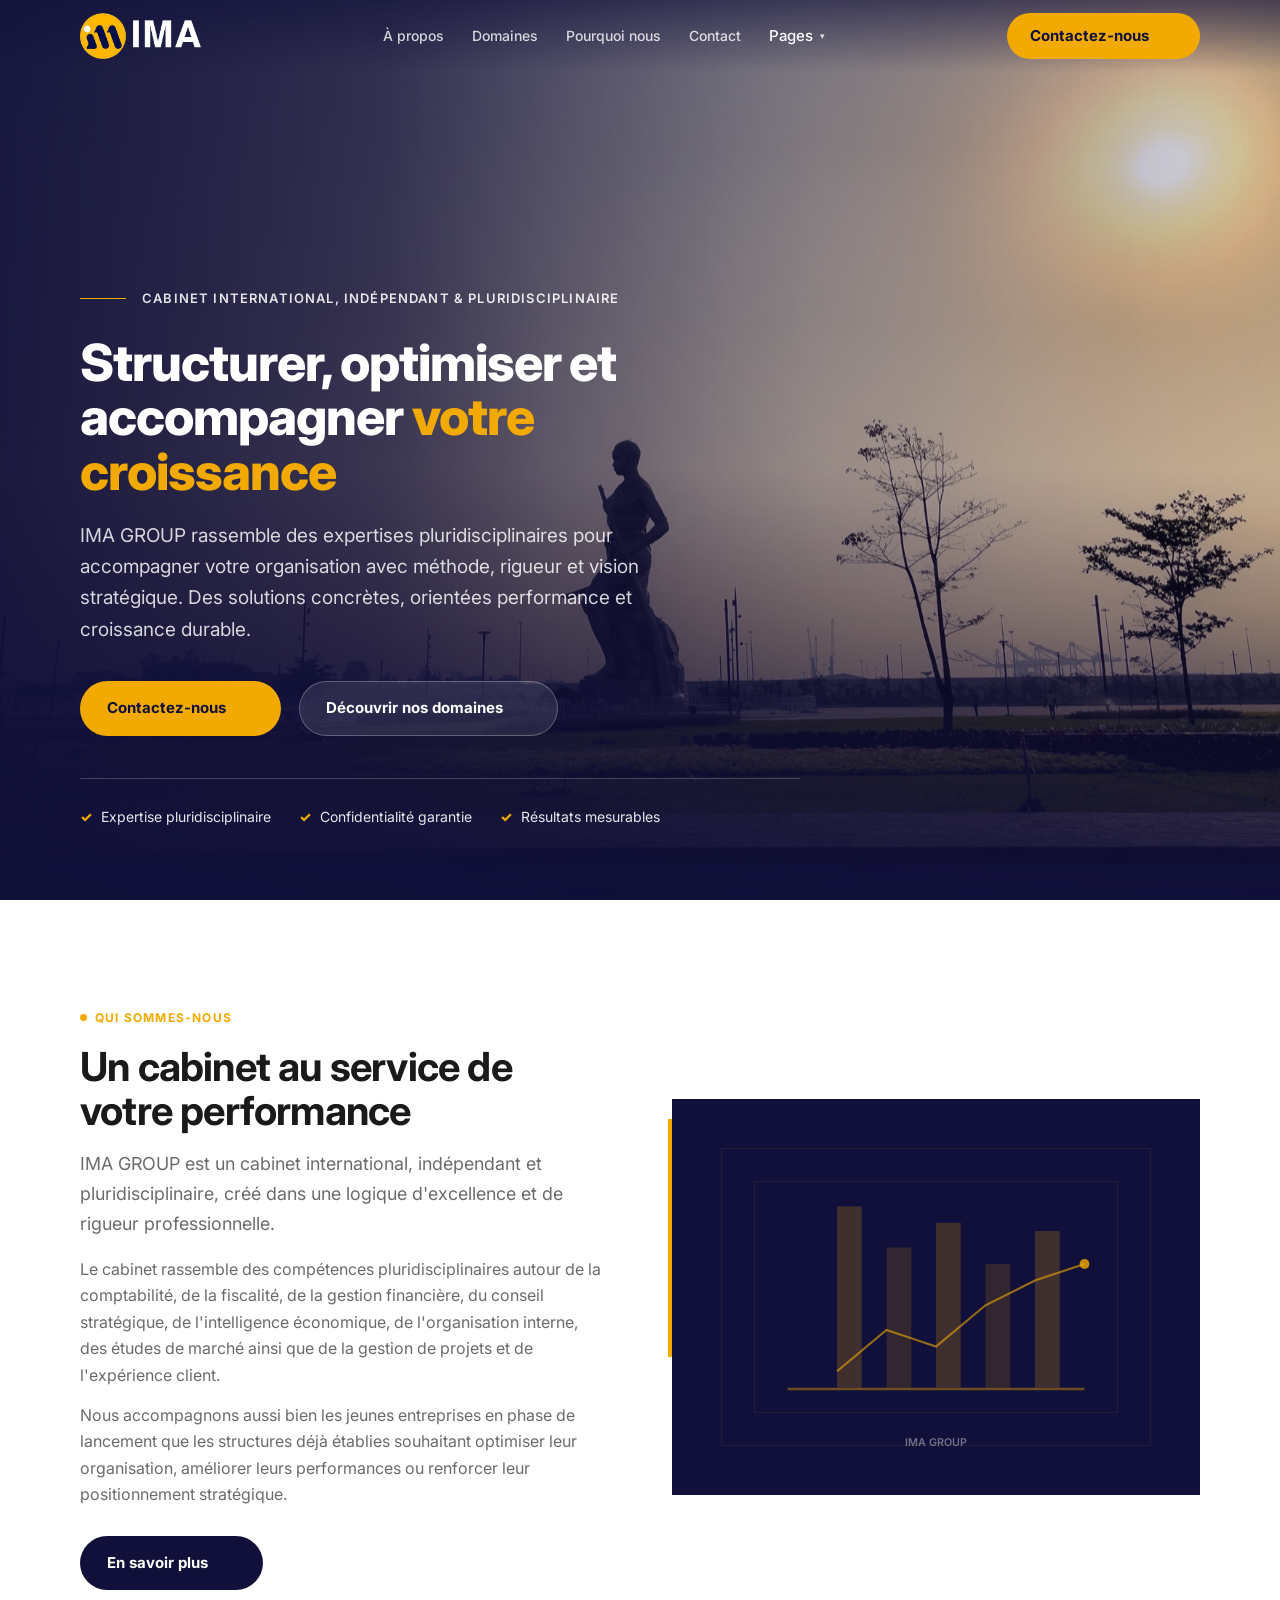
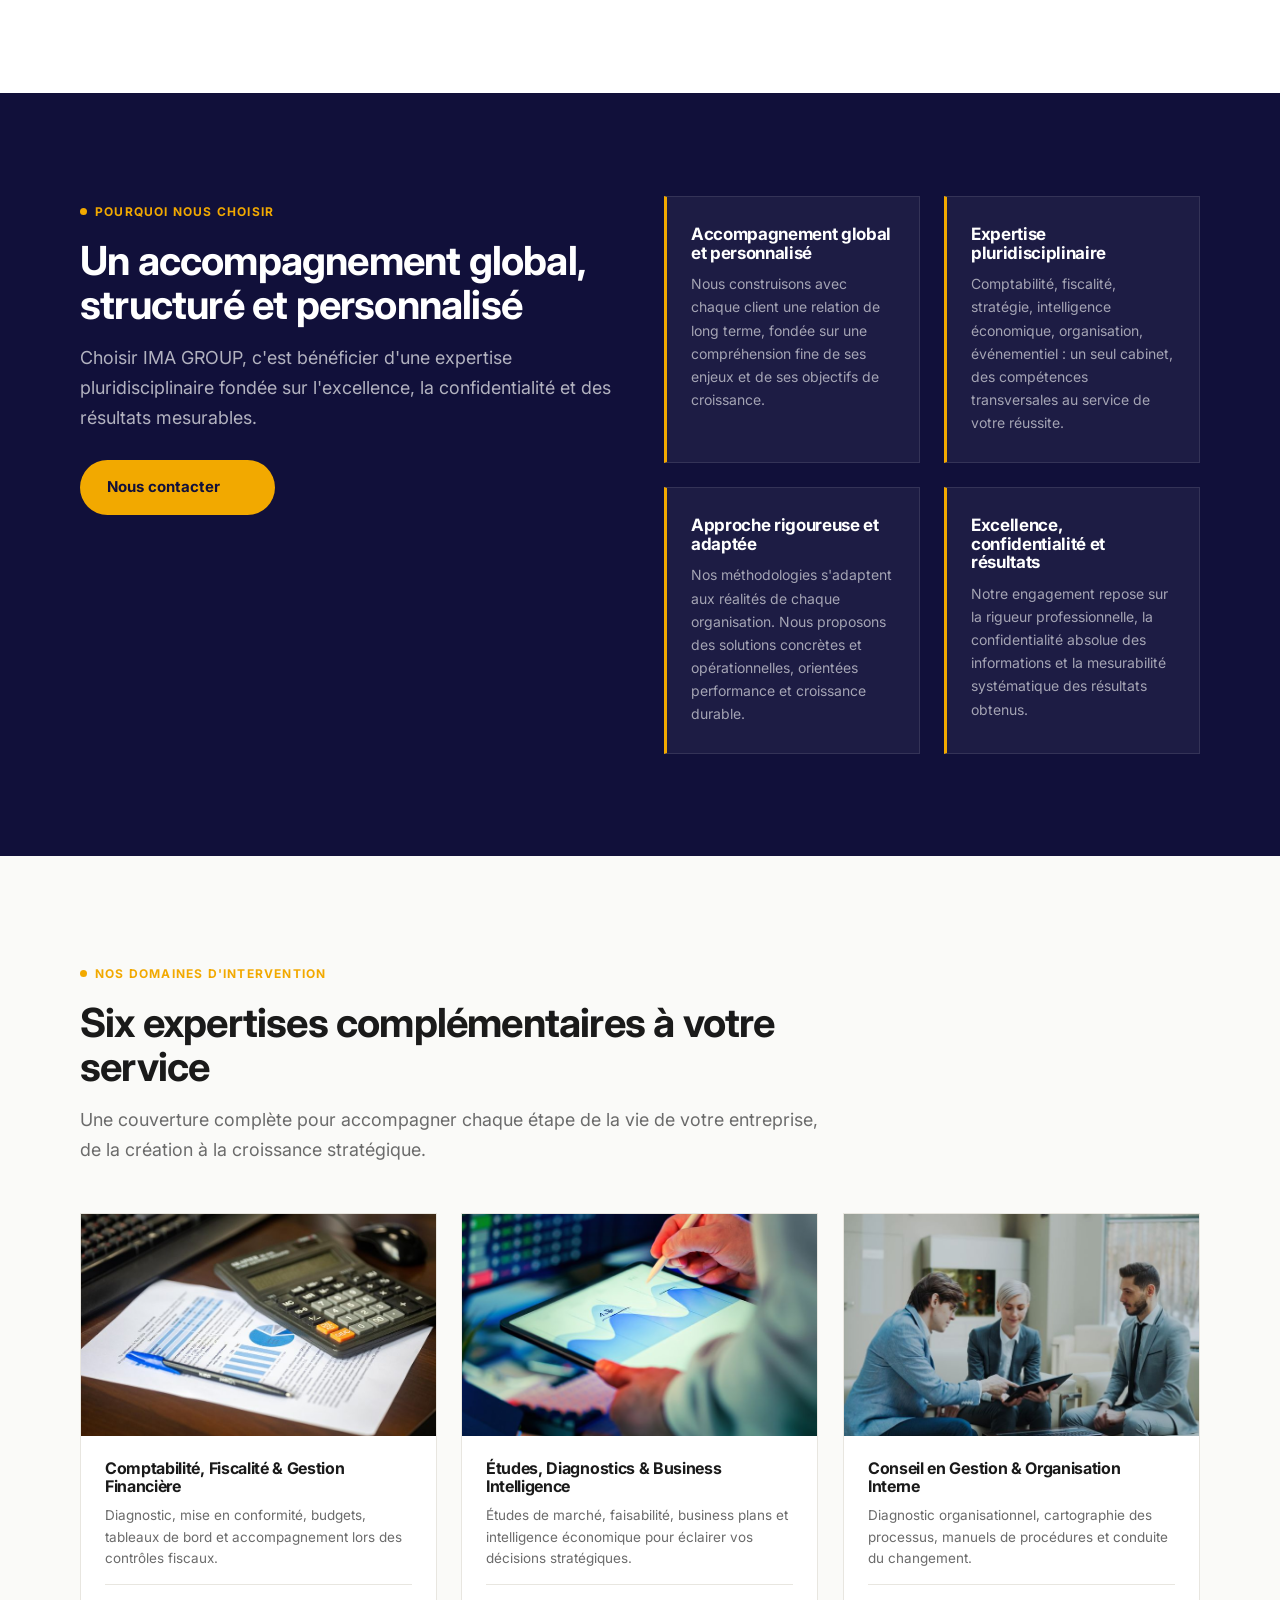
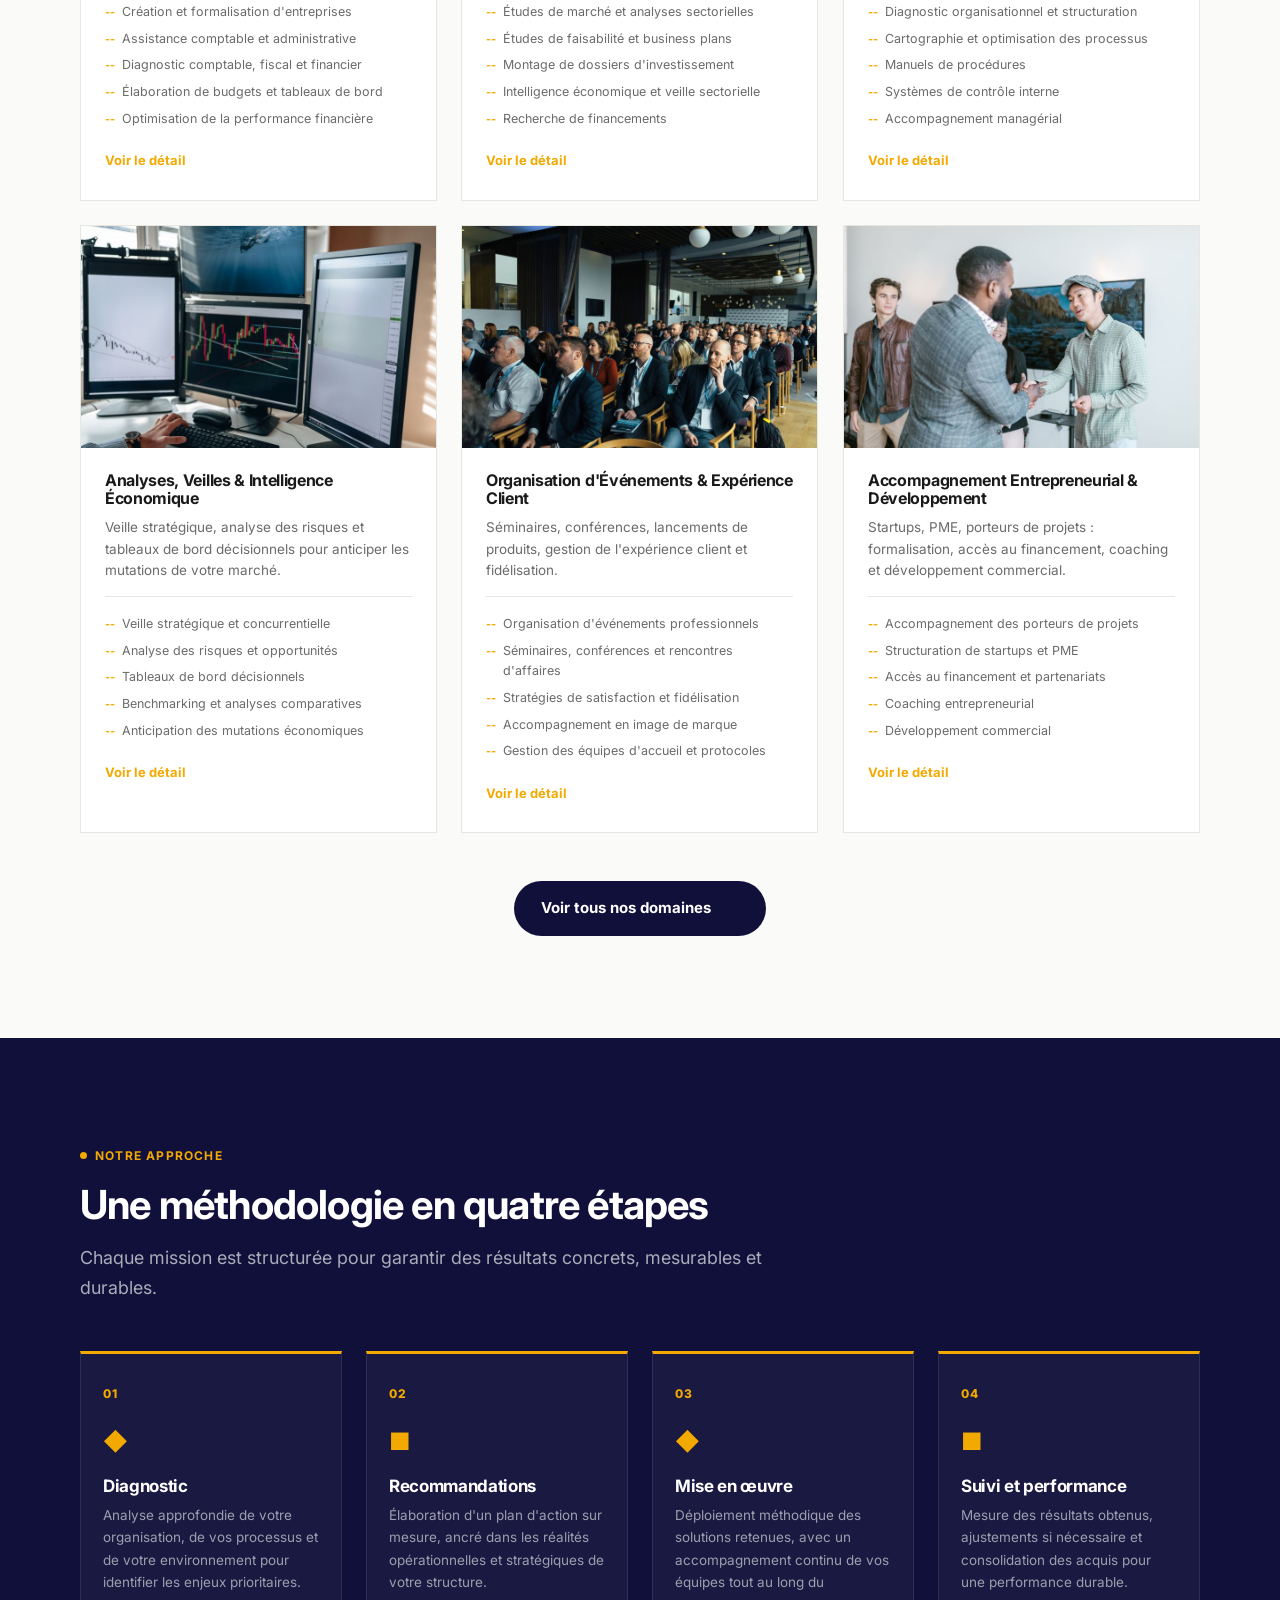
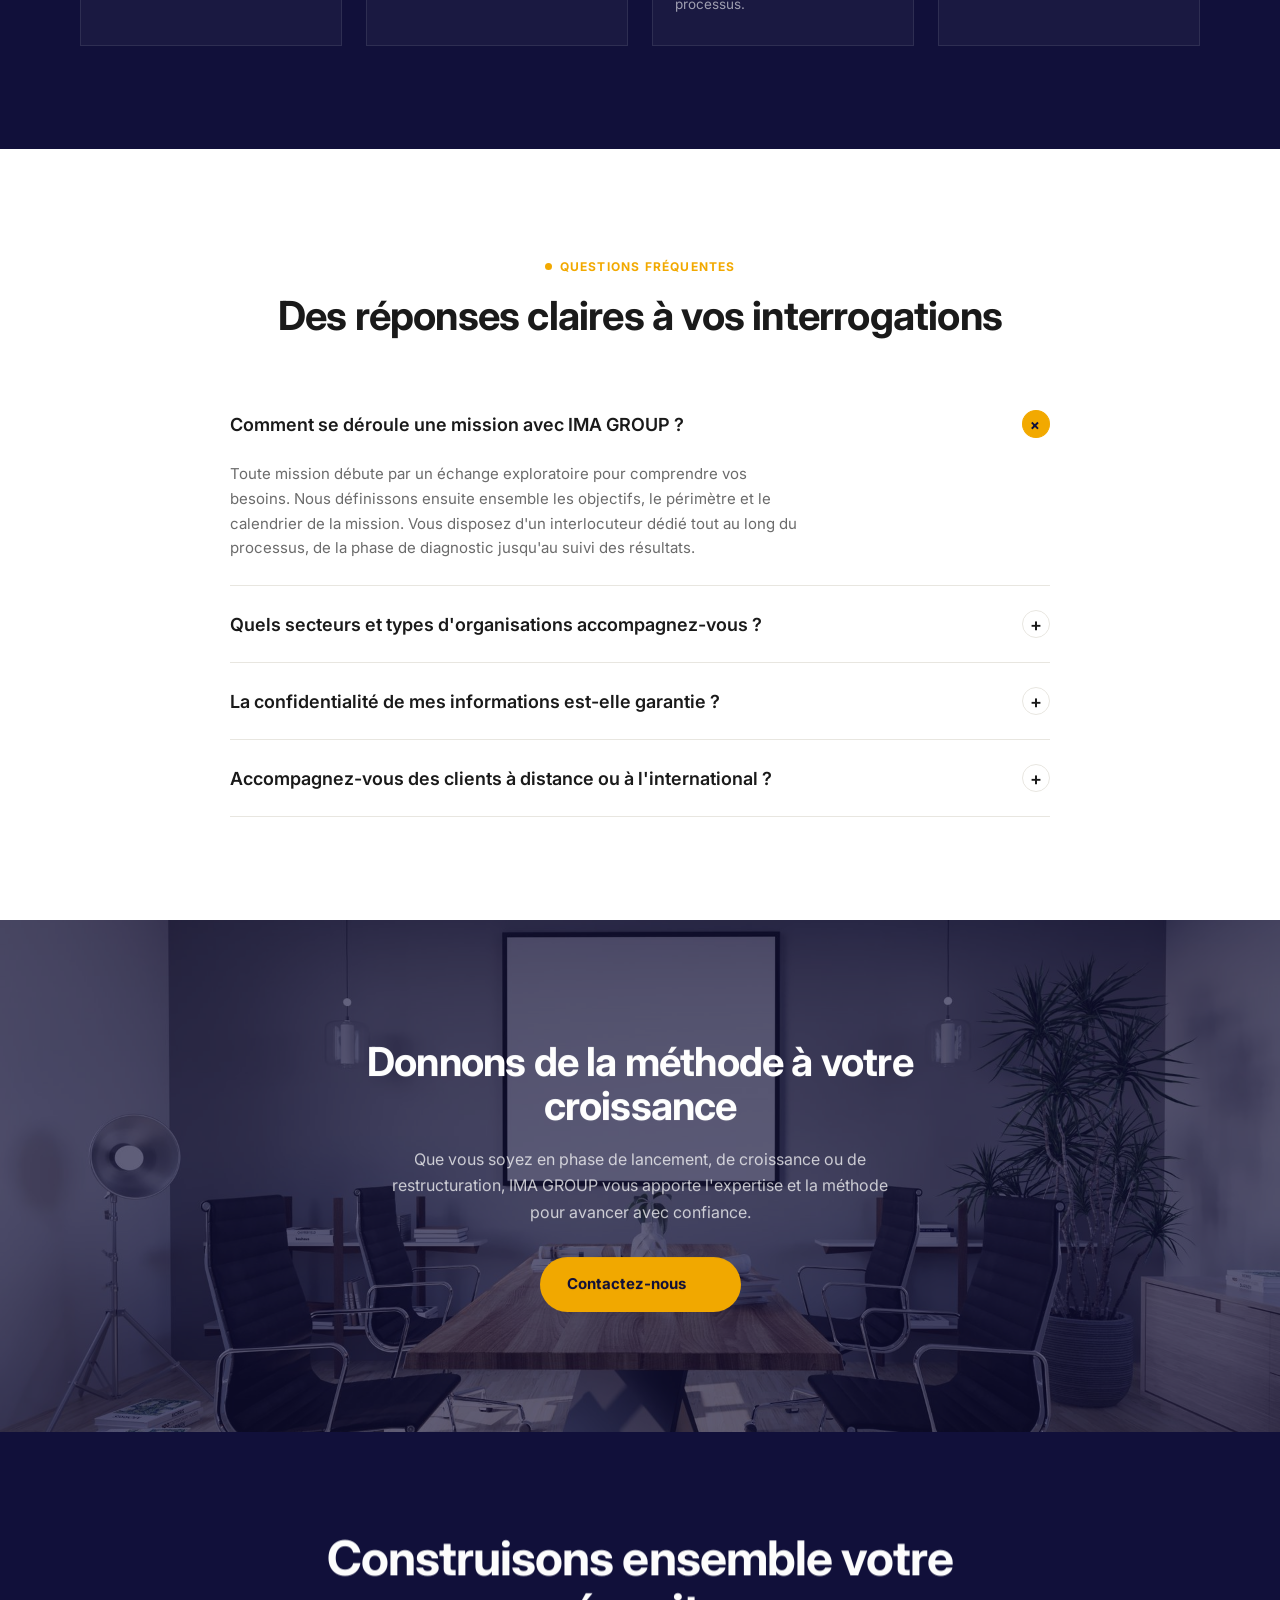
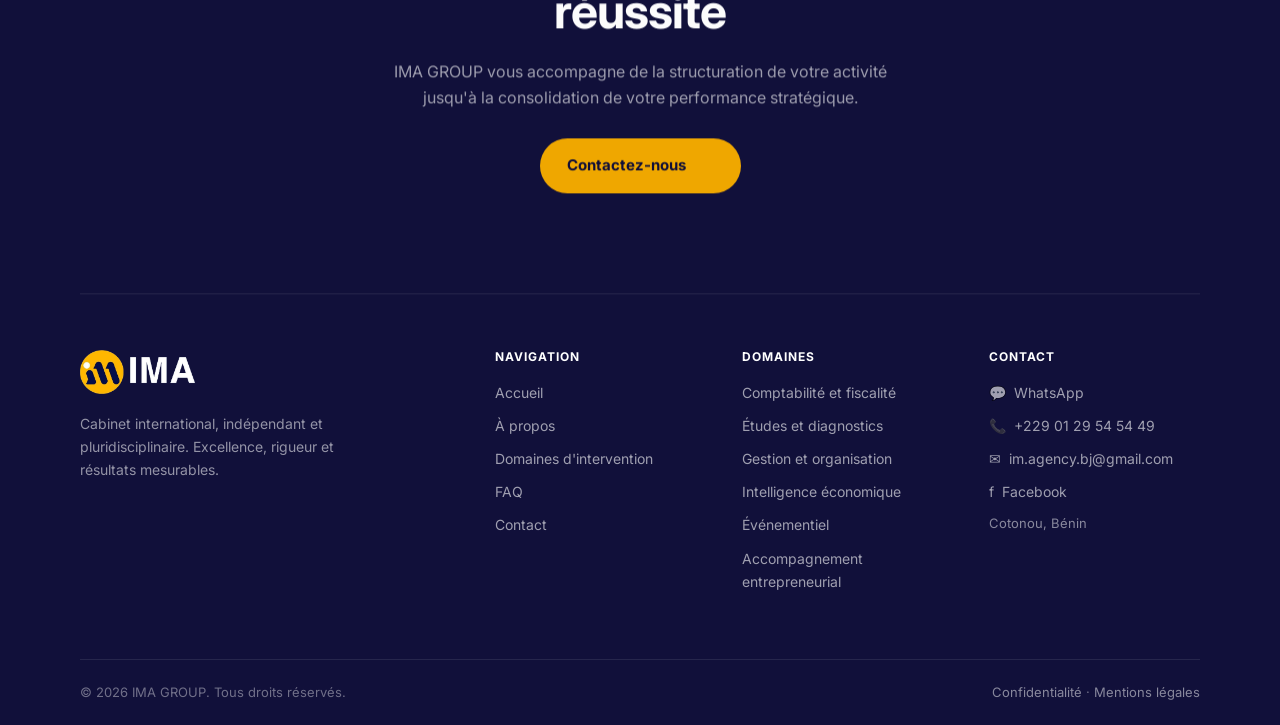
<file: index.html>
<!DOCTYPE html>
<html lang="fr">
<head>
<meta charset="utf-8"/>
<meta name="viewport" content="width=device-width, initial-scale=1"/>
<title>IMA GROUP | Cabinet de conseil international, indépendant et pluridisciplinaire</title>
<meta name="description" content="IMA GROUP est un cabinet de conseil international, indépendant et pluridisciplinaire. Comptabilité, fiscalité, stratégie, intelligence économique, organisation et gestion de projets. Basé à Cotonou, Bénin."/>
<meta property="og:title" content="IMA GROUP | Cabinet de conseil international"/>
<meta property="og:description" content="Structurer, optimiser et accompagner votre croissance avec méthode, vision et excellence."/>
<meta property="og:type" content="website"/>
<meta property="og:image" content="assets/img/image.png"/>
<meta property="og:image:width" content="1000"/>
<meta property="og:image:height" content="1000"/>
<meta property="og:image:type" content="image/png"/>
<meta name="twitter:image" content="assets/img/image.png"/>
<meta name="twitter:card" content="summary_large_image"/>
<link rel="preconnect" href="https://fonts.googleapis.com"/>
<link rel="preconnect" href="https://fonts.gstatic.com" crossorigin/>
<link href="https://fonts.googleapis.com/css2?family=Inter:wght@400;500;600;700;800&display=swap" rel="stylesheet"/>
<link rel="stylesheet" href="assets/css/styles.css"/>
</head>
<body>

<!-- ============ NAV ============ -->
<header class="nav" role="banner">
  <div class="nav-inner">
    <a href="index.html" class="nav-logo" aria-label="IMA GROUP - accueil">
      <img src="assets/img/logo-ima-group.png" alt="IMA GROUP" height="38"/>
    </a>
    <nav class="nav-links" aria-label="Navigation principale">
      <a href="about.html">À propos</a>
      <a href="services.html">Domaines</a>
      <a href="index.html#pourquoi">Pourquoi nous</a>
      <a href="contact.html">Contact</a>
      <div class="nav-dd">
        <button class="nav-dd-toggle" aria-expanded="false" aria-haspopup="true">Pages <span class="nav-dd-caret" aria-hidden="true">&#9662;</span></button>
        <div class="nav-dd-menu" role="menu">
          <a href="index.html">Accueil</a>
          <a href="about.html">&Agrave; propos</a>
          <a href="services.html">Domaines</a>
          <a href="index.html#pourquoi">Pourquoi nous</a>
          <a href="contact.html">Contact</a>
          <a href="privacy.html">Confidentialit&eacute;</a>
          <a href="terms.html">Mentions l&eacute;gales</a>
        </div>
      </div>
      <a href="https://wa.me/2290129545449" target="_blank" rel="noopener" class="btn btn-primary nav-mobile-cta">Contactez-nous <span class="ico" aria-hidden="true"></span></a>
    </nav>
    <a href="https://wa.me/2290129545449" target="_blank" rel="noopener" class="btn btn-primary nav-cta" aria-label="Contactez-nous via WhatsApp">
      Contactez-nous <span class="ico" aria-hidden="true"></span>
    </a>
    <button class="nav-burger" aria-label="Ouvrir le menu" aria-expanded="false">
      <span></span><span></span><span></span>
    </button>
  </div>
</header>

<!-- ============ HERO ============ -->
<section class="hero" aria-labelledby="hero-h1">
  <div class="hero-bg" aria-hidden="true">
    <img src="assets/img/gen_hero.jpg" alt=""/>
  </div>
  <div class="hero-scrim" aria-hidden="true"></div>
  <div class="wrap">
    <div class="hero-content">
      <span class="hero-eyebrow">Cabinet international, ind&eacute;pendant &amp; pluridisciplinaire</span>
      <h1 id="hero-h1">Structurer, optimiser et accompagner <span style="color:var(--accent)">votre croissance</span></h1>
      <p class="hero-sub">IMA GROUP rassemble des expertises pluridisciplinaires pour accompagner votre organisation avec méthode, rigueur et vision stratégique. Des solutions concrètes, orientées performance et croissance durable.</p>
      <div class="hero-actions">
        <a href="https://wa.me/2290129545449" target="_blank" rel="noopener" class="btn btn-primary">
          Contactez-nous <span class="ico" aria-hidden="true"></span>
        </a>
        <a href="services.html" class="btn btn-ghost">
          Découvrir nos domaines <span class="ico" aria-hidden="true"></span>
        </a>
      </div>
      <div class="hero-trust">
        <div>Expertise pluridisciplinaire</div>
        <div>Confidentialité garantie</div>
        <div>Résultats mesurables</div>
      </div>
    </div>
  </div>
</section>

<!-- ============ QUI SOMMES-NOUS ============ -->
<section class="section about" id="apropos" aria-labelledby="about-h2">
  <div class="wrap about-grid">
    <div class="about-text" data-reveal>
      <span class="eyebrow">Qui sommes-nous</span>
      <h2 id="about-h2">Un cabinet au service de votre performance</h2>
      <p class="lead">IMA GROUP est un cabinet international, indépendant et pluridisciplinaire, créé dans une logique d'excellence et de rigueur professionnelle.</p>
      <p style="margin-top:18px">Le cabinet rassemble des compétences pluridisciplinaires autour de la comptabilité, de la fiscalité, de la gestion financière, du conseil stratégique, de l'intelligence économique, de l'organisation interne, des études de marché ainsi que de la gestion de projets et de l'expérience client.</p>
      <p style="margin-top:14px">Nous accompagnons aussi bien les jeunes entreprises en phase de lancement que les structures déjà établies souhaitant optimiser leur organisation, améliorer leurs performances ou renforcer leur positionnement stratégique.</p>
      <p style="margin-top:28px">
        <a href="about.html" class="btn btn-dark">En savoir plus <span class="ico" aria-hidden="true"></span></a>
      </p>
    </div>
    <div class="about-visual" data-reveal>
      <div class="about-accent-bar" aria-hidden="true"></div>
      <div class="about-img-wrap">
        <svg viewBox="0 0 640 480" xmlns="http://www.w3.org/2000/svg" aria-hidden="true">
          <rect width="640" height="480" fill="#11103A"/>
          <!-- motif geometrique cabinets de conseil -->
          <g opacity="0.1" stroke="#F2A900" stroke-width="1" fill="none">
            <rect x="60" y="60" width="520" height="360"/>
            <rect x="100" y="100" width="440" height="280"/>
          </g>
          <!-- icone colonne / pilier -->
          <rect x="200" y="130" width="30" height="220" fill="#F2A900" opacity="0.2"/>
          <rect x="260" y="180" width="30" height="170" fill="#F2A900" opacity="0.15"/>
          <rect x="320" y="150" width="30" height="200" fill="#F2A900" opacity="0.2"/>
          <rect x="380" y="200" width="30" height="150" fill="#F2A900" opacity="0.15"/>
          <rect x="440" y="160" width="30" height="190" fill="#F2A900" opacity="0.2"/>
          <!-- ligne de base -->
          <rect x="140" y="350" width="360" height="3" fill="#F2A900" opacity="0.4"/>
          <!-- ligne tendance -->
          <polyline points="200,330 260,280 320,300 380,250 440,220 500,200" fill="none" stroke="#F2A900" stroke-width="2.5" opacity="0.6"/>
          <circle cx="500" cy="200" r="6" fill="#F2A900" opacity="0.8"/>
          <!-- texte -->
          <text x="320" y="420" fill="#FAFAF8" font-family="Inter,Arial" font-size="13" font-weight="600" text-anchor="middle" opacity="0.4">IMA GROUP</text>
        </svg>
      </div>
    </div>
  </div>
</section>

<!-- ============ POURQUOI NOUS CHOISIR (navy) ============ -->
<section class="section why" id="pourquoi" aria-labelledby="why-h2">
  <div class="wrap why-grid">
    <div class="section-head" data-reveal>
      <span class="eyebrow">Pourquoi nous choisir</span>
      <h2 id="why-h2">Un accompagnement global, structuré et personnalisé</h2>
      <p class="lead">Choisir IMA GROUP, c'est bénéficier d'une expertise pluridisciplinaire fondée sur l'excellence, la confidentialité et des résultats mesurables.</p>
      <p style="margin-top:28px">
        <a href="contact.html" class="btn btn-primary">Nous contacter <span class="ico" aria-hidden="true"></span></a>
      </p>
    </div>
    <div class="piliers-grid" data-reveal>
      <div class="pilier">
        <h3>Accompagnement global et personnalisé</h3>
        <p>Nous construisons avec chaque client une relation de long terme, fondée sur une compréhension fine de ses enjeux et de ses objectifs de croissance.</p>
      </div>
      <div class="pilier">
        <h3>Expertise pluridisciplinaire</h3>
        <p>Comptabilité, fiscalité, stratégie, intelligence économique, organisation, événementiel : un seul cabinet, des compétences transversales au service de votre réussite.</p>
      </div>
      <div class="pilier">
        <h3>Approche rigoureuse et adaptée</h3>
        <p>Nos méthodologies s'adaptent aux réalités de chaque organisation. Nous proposons des solutions concrètes et opérationnelles, orientées performance et croissance durable.</p>
      </div>
      <div class="pilier">
        <h3>Excellence, confidentialité et résultats</h3>
        <p>Notre engagement repose sur la rigueur professionnelle, la confidentialité absolue des informations et la mesurabilité systématique des résultats obtenus.</p>
      </div>
    </div>
  </div>
</section>

<!-- ============ DOMAINES D'INTERVENTION (6 cartes) ============ -->
<section class="section services" id="domaines" aria-labelledby="services-h2">
  <div class="wrap">
    <div class="section-head" data-reveal>
      <span class="eyebrow">Nos domaines d'intervention</span>
      <h2 id="services-h2">Six expertises complémentaires à votre service</h2>
      <p class="lead">Une couverture complète pour accompagner chaque étape de la vie de votre entreprise, de la création à la croissance stratégique.</p>
    </div>
    <div class="serv-grid">

      <a class="serv-card" href="services.html#compta" data-reveal>
        <div class="thumb"><img src="assets/img/gen_service_1.jpg" alt="Comptabilité, Fiscalité et Gestion Financière"/></div>
        <div class="serv-body">
          <h3>Comptabilité, Fiscalité &amp; Gestion Financière</h3>
          <p>Diagnostic, mise en conformité, budgets, tableaux de bord et accompagnement lors des contrôles fiscaux.</p>
          <ul class="prestations" aria-label="Prestations incluses">
            <li>Création et formalisation d'entreprises</li>
            <li>Assistance comptable et administrative</li>
            <li>Diagnostic comptable, fiscal et financier</li>
            <li>Élaboration de budgets et tableaux de bord</li>
            <li>Optimisation de la performance financière</li>
          </ul>
          <span class="more">Voir le détail </span>
        </div>
      </a>

      <a class="serv-card" href="services.html#etudes" data-reveal>
        <div class="thumb"><img src="assets/img/gen_service_2.jpg" alt="Études, Diagnostics et Business Intelligence"/></div>
        <div class="serv-body">
          <h3>Études, Diagnostics &amp; Business Intelligence</h3>
          <p>Études de marché, faisabilité, business plans et intelligence économique pour éclairer vos décisions stratégiques.</p>
          <ul class="prestations">
            <li>Études de marché et analyses sectorielles</li>
            <li>Études de faisabilité et business plans</li>
            <li>Montage de dossiers d'investissement</li>
            <li>Intelligence économique et veille sectorielle</li>
            <li>Recherche de financements</li>
          </ul>
          <span class="more">Voir le détail </span>
        </div>
      </a>

      <a class="serv-card" href="services.html#organisation" data-reveal>
        <div class="thumb"><img src="assets/img/gen_service_3.jpg" alt="Conseil en Gestion et Organisation Interne"/></div>
        <div class="serv-body">
          <h3>Conseil en Gestion &amp; Organisation Interne</h3>
          <p>Diagnostic organisationnel, cartographie des processus, manuels de procédures et conduite du changement.</p>
          <ul class="prestations">
            <li>Diagnostic organisationnel et structuration</li>
            <li>Cartographie et optimisation des processus</li>
            <li>Manuels de procédures</li>
            <li>Systèmes de contrôle interne</li>
            <li>Accompagnement managérial</li>
          </ul>
          <span class="more">Voir le détail </span>
        </div>
      </a>

      <a class="serv-card" href="services.html#veille" data-reveal>
        <div class="thumb"><img src="assets/img/gen_service_4.jpg" alt="Analyses, Veilles et Intelligence Économique"/></div>
        <div class="serv-body">
          <h3>Analyses, Veilles &amp; Intelligence Économique</h3>
          <p>Veille stratégique, analyse des risques et tableaux de bord décisionnels pour anticiper les mutations de votre marché.</p>
          <ul class="prestations">
            <li>Veille stratégique et concurrentielle</li>
            <li>Analyse des risques et opportunités</li>
            <li>Tableaux de bord décisionnels</li>
            <li>Benchmarking et analyses comparatives</li>
            <li>Anticipation des mutations économiques</li>
          </ul>
          <span class="more">Voir le détail </span>
        </div>
      </a>

      <a class="serv-card" href="services.html#evenements" data-reveal>
        <div class="thumb"><img src="assets/img/gen_service_5.jpg" alt="Organisation d'Événements et Expérience Client"/></div>
        <div class="serv-body">
          <h3>Organisation d'Événements &amp; Expérience Client</h3>
          <p>Séminaires, conférences, lancements de produits, gestion de l'expérience client et fidélisation.</p>
          <ul class="prestations">
            <li>Organisation d'événements professionnels</li>
            <li>Séminaires, conférences et rencontres d'affaires</li>
            <li>Stratégies de satisfaction et fidélisation</li>
            <li>Accompagnement en image de marque</li>
            <li>Gestion des équipes d'accueil et protocoles</li>
          </ul>
          <span class="more">Voir le détail </span>
        </div>
      </a>

      <a class="serv-card" href="services.html#entrepreneuriat" data-reveal>
        <div class="thumb"><img src="assets/img/gen_service_6.jpg" alt="Accompagnement Entrepreneurial et Développement"/></div>
        <div class="serv-body">
          <h3>Accompagnement Entrepreneurial &amp; Développement</h3>
          <p>Startups, PME, porteurs de projets : formalisation, accès au financement, coaching et développement commercial.</p>
          <ul class="prestations">
            <li>Accompagnement des porteurs de projets</li>
            <li>Structuration de startups et PME</li>
            <li>Accès au financement et partenariats</li>
            <li>Coaching entrepreneurial</li>
            <li>Développement commercial</li>
          </ul>
          <span class="more">Voir le détail </span>
        </div>
      </a>

    </div>
    <div class="center-cta" data-reveal>
      <a href="services.html" class="btn btn-dark">Voir tous nos domaines <span class="ico" aria-hidden="true"></span></a>
    </div>
  </div>
</section>

<!-- ============ NOTRE APPROCHE (4 etapes) ============ -->
<section class="section steps" aria-labelledby="steps-h2">
  <div class="wrap">
    <div class="section-head" data-reveal>
      <span class="eyebrow" style="color:var(--accent)">Notre approche</span>
      <h2 id="steps-h2">Une méthodologie en quatre étapes</h2>
      <p class="lead" style="color:rgba(255,255,255,.65)">Chaque mission est structurée pour garantir des résultats concrets, mesurables et durables.</p>
    </div>
    <div class="steps-grid">
      <div class="step" data-reveal>
        <div class="step-num">01</div>
        <div class="step-ico" aria-hidden="true">&#9670;</div>
        <h3>Diagnostic</h3>
        <p>Analyse approfondie de votre organisation, de vos processus et de votre environnement pour identifier les enjeux prioritaires.</p>
      </div>
      <div class="step" data-reveal>
        <div class="step-num">02</div>
        <div class="step-ico" aria-hidden="true">&#9632;</div>
        <h3>Recommandations</h3>
        <p>Élaboration d'un plan d'action sur mesure, ancré dans les réalités opérationnelles et stratégiques de votre structure.</p>
      </div>
      <div class="step" data-reveal>
        <div class="step-num">03</div>
        <div class="step-ico" aria-hidden="true">&#9670;</div>
        <h3>Mise en œuvre</h3>
        <p>Déploiement méthodique des solutions retenues, avec un accompagnement continu de vos équipes tout au long du processus.</p>
      </div>
      <div class="step" data-reveal>
        <div class="step-num">04</div>
        <div class="step-ico" aria-hidden="true">&#9632;</div>
        <h3>Suivi et performance</h3>
        <p>Mesure des résultats obtenus, ajustements si nécessaire et consolidation des acquis pour une performance durable.</p>
      </div>
    </div>
  </div>
</section>

<!-- ============ FAQ ============ -->
<section class="section faq" id="faq" aria-labelledby="faq-h2">
  <div class="wrap">
    <div class="section-head center" data-reveal>
      <span class="eyebrow">Questions fréquentes</span>
      <h2 id="faq-h2">Des réponses claires à vos interrogations</h2>
    </div>
    <div class="faq-wrap" data-reveal>
      <div class="faq-item open">
        <button class="faq-q" aria-expanded="true">Comment se déroule une mission avec IMA GROUP ? <span class="sign" aria-hidden="true">+</span></button>
        <div class="faq-a" style="max-height:none"><p>Toute mission débute par un échange exploratoire pour comprendre vos besoins. Nous définissons ensuite ensemble les objectifs, le périmètre et le calendrier de la mission. Vous disposez d'un interlocuteur dédié tout au long du processus, de la phase de diagnostic jusqu'au suivi des résultats.</p></div>
      </div>
      <div class="faq-item">
        <button class="faq-q" aria-expanded="false">Quels secteurs et types d'organisations accompagnez-vous ? <span class="sign" aria-hidden="true">+</span></button>
        <div class="faq-a"><p>IMA GROUP intervient auprès d'une grande variété d'organisations : startups, PME, grandes entreprises, associations, institutions et porteurs de projets. Nos domaines couvrent des secteurs aussi divers que le commerce, l'industrie, les services, le conseil, l'administration et les projets de développement.</p></div>
      </div>
      <div class="faq-item">
        <button class="faq-q" aria-expanded="false">La confidentialité de mes informations est-elle garantie ? <span class="sign" aria-hidden="true">+</span></button>
        <div class="faq-a"><p>La confidentialité est un pilier fondamental de notre exercice professionnel. Toutes les informations partagées dans le cadre d'une mission font l'objet d'un engagement strict de discrétion. Aucune donnée n'est divulguée à des tiers sans votre accord explicite.</p></div>
      </div>
      <div class="faq-item">
        <button class="faq-q" aria-expanded="false">Accompagnez-vous des clients à distance ou à l'international ? <span class="sign" aria-hidden="true">+</span></button>
        <div class="faq-a"><p>Oui. IMA GROUP est un cabinet international et intervient aussi bien en présentiel qu'à distance. Nous accompagnons des clients dans différents pays et nous adaptons à leurs contraintes géographiques et organisationnelles pour assurer un suivi de qualité, quelle que soit la localisation.</p></div>
      </div>
    </div>
  </div>
</section>

<!-- ============ CTA BAND ============ -->
<section class="cta-band" aria-labelledby="cta-h2">
  <div class="cta-band-bg" aria-hidden="true">
    <img src="assets/img/gen_cta_bg.jpg" alt=""/>
  </div>
  <div class="wrap" data-reveal>
    <h2 id="cta-h2">Donnons de la méthode à votre croissance</h2>
    <p>Que vous soyez en phase de lancement, de croissance ou de restructuration, IMA GROUP vous apporte l'expertise et la méthode pour avancer avec confiance.</p>
    <a href="https://wa.me/2290129545449" target="_blank" rel="noopener" class="btn btn-primary">
      Contactez-nous <span class="ico" aria-hidden="true"></span>
    </a>
  </div>
</section>

<!-- ============ FOOTER ============ -->
<footer class="footer" role="contentinfo">
  <div class="wrap">
    <div class="footer-top" data-reveal>
      <h2>Construisons ensemble votre réussite</h2>
      <p>IMA GROUP vous accompagne de la structuration de votre activité jusqu'à la consolidation de votre performance stratégique.</p>
      <a href="https://wa.me/2290129545449" target="_blank" rel="noopener" class="btn btn-primary">
        Contactez-nous <span class="ico" aria-hidden="true"></span>
      </a>
    </div>
    <div class="footer-grid">
      <div class="footer-brand">
        <a href="index.html" class="footer-logo" aria-label="IMA GROUP - retour accueil">
          <img src="assets/img/logo-ima-group.png" alt="IMA GROUP" height="34"/>
        </a>
        <p>Cabinet international, indépendant et pluridisciplinaire. Excellence, rigueur et résultats mesurables.</p>
      </div>
      <div class="footer-col">
        <h4>Navigation</h4>
        <a href="index.html">Accueil</a>
        <a href="about.html">À propos</a>
        <a href="services.html">Domaines d'intervention</a>
        <a href="index.html#faq">FAQ</a>
        <a href="contact.html">Contact</a>
      </div>
      <div class="footer-col">
        <h4>Domaines</h4>
        <a href="services.html#compta">Comptabilité et fiscalité</a>
        <a href="services.html#etudes">Études et diagnostics</a>
        <a href="services.html#organisation">Gestion et organisation</a>
        <a href="services.html#veille">Intelligence économique</a>
        <a href="services.html#evenements">Événementiel</a>
        <a href="services.html#entrepreneuriat">Accompagnement entrepreneurial</a>
      </div>
      <div class="footer-col">
        <h4>Contact</h4>
        <a href="https://wa.me/2290129545449" target="_blank" rel="noopener" aria-label="Contacter par WhatsApp">
          <span aria-hidden="true">&#x1F4AC;</span> WhatsApp
        </a>
        <a href="tel:+2290129545449" aria-label="Appeler IMA GROUP">
          <span aria-hidden="true">&#x1F4DE;</span> +229 01 29 54 54 49
        </a>
        <a href="mailto:im.agency.bj@gmail.com" aria-label="Envoyer un e-mail">
          <span aria-hidden="true">&#x2709;</span> im.agency.bj@gmail.com
        </a>
        <a href="https://www.facebook.com/imagroup.bj" target="_blank" rel="noopener" aria-label="Page Facebook IMA GROUP">
          <span aria-hidden="true">&#x0066;</span> Facebook
        </a>
        <div style="margin-top:8px;color:rgba(255,255,255,.5);font-size:13px">Cotonou, Bénin</div>
      </div>
    </div>
    <div class="footer-bottom">
      <span>&copy; 2026 IMA GROUP. Tous droits réservés.</span>
      <span>
        <a href="privacy.html">Confidentialité</a>
        &middot;
        <a href="terms.html">Mentions légales</a>
      </span>
    </div>
  </div>
</footer>

<script src="assets/js/gsap.min.js"></script>
<script src="assets/js/ScrollTrigger.min.js"></script>
<script src="assets/js/app.js"></script>
<!-- Photos provided by Pexels (https://www.pexels.com) -->
</body>
</html>
</file>
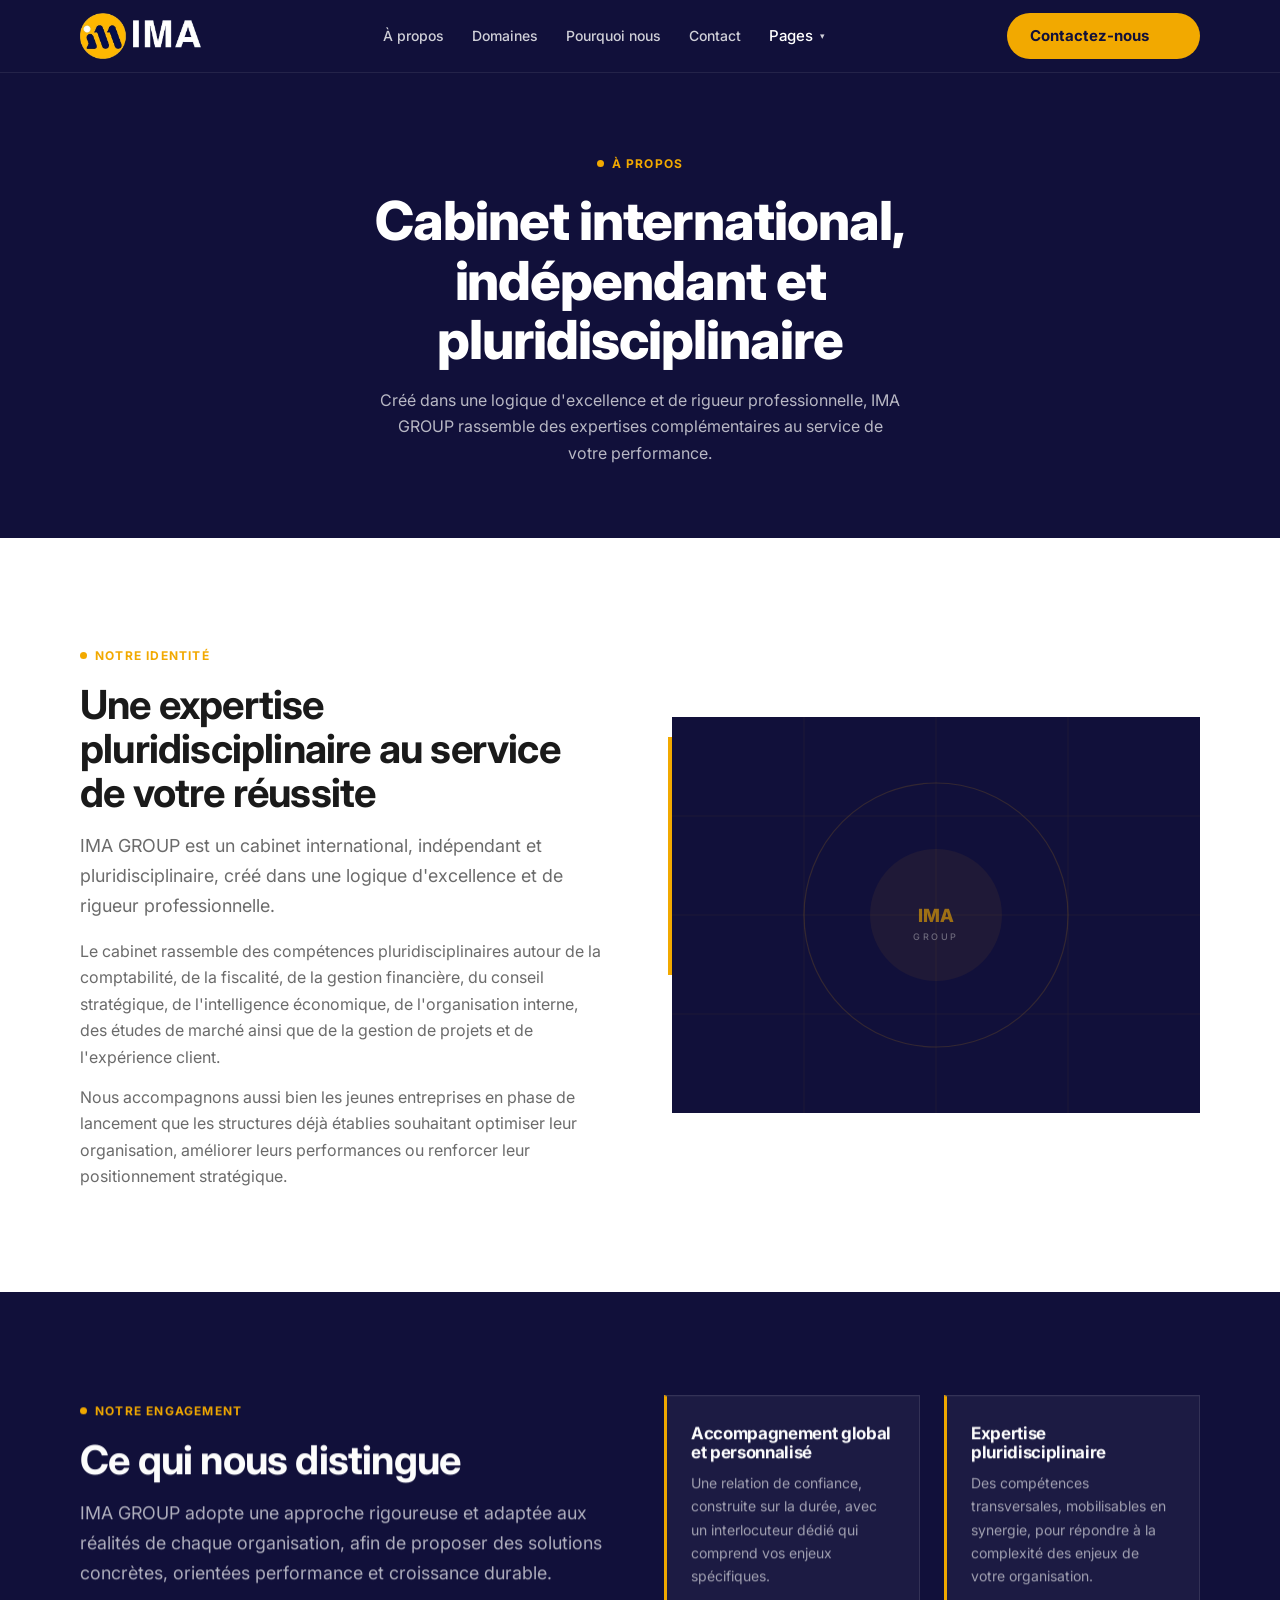
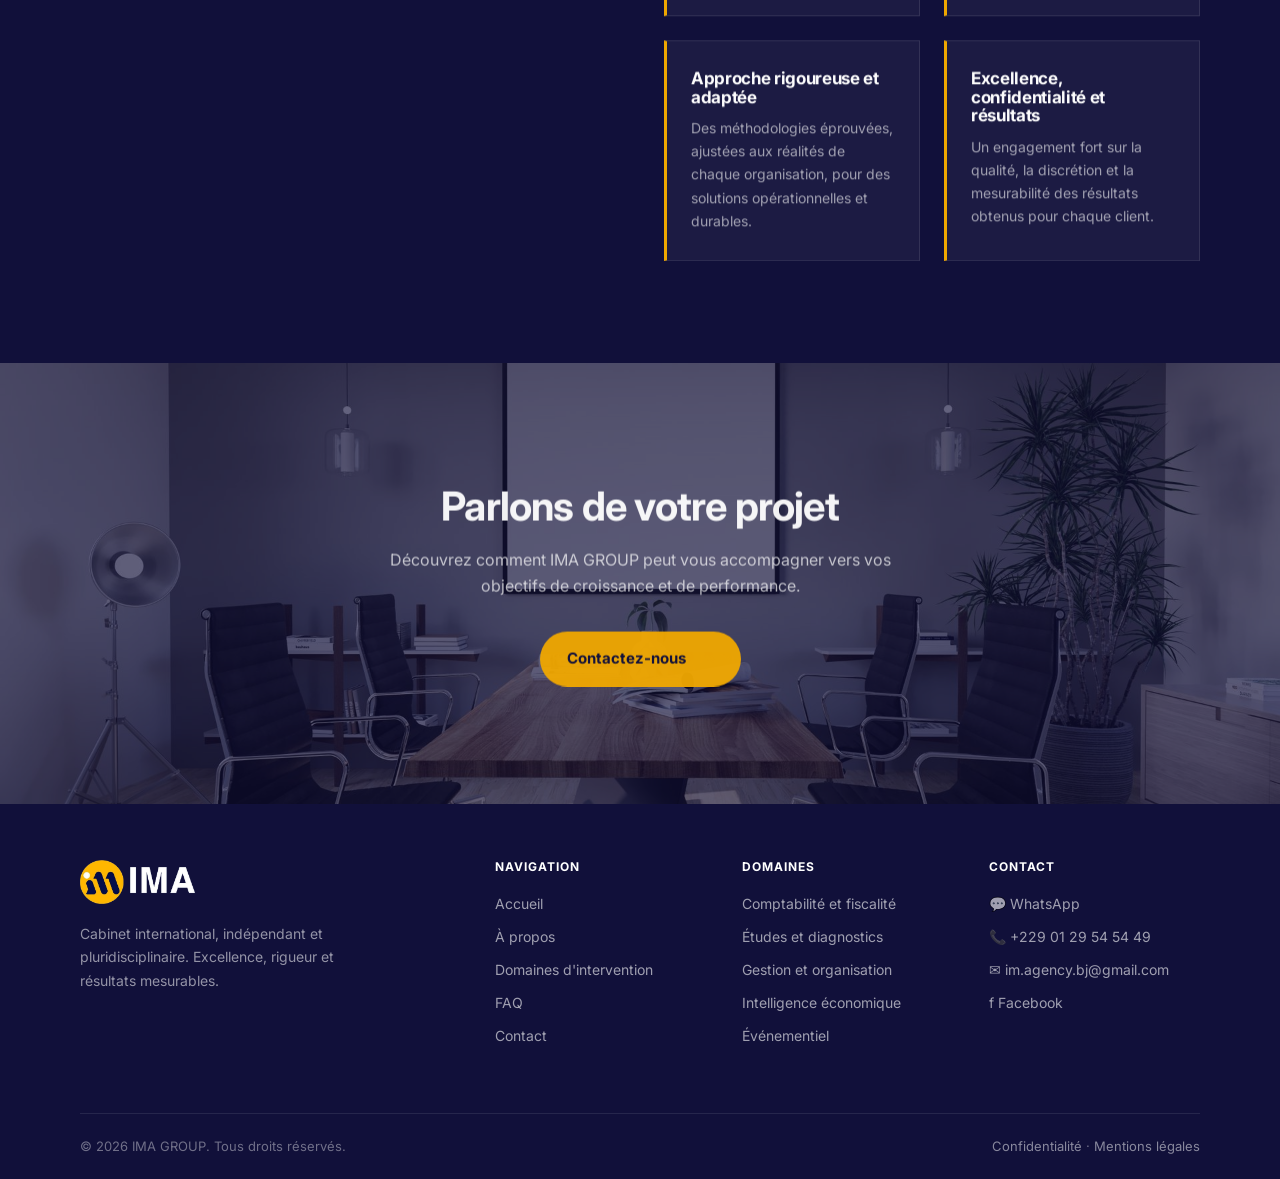
<file: about.html>
<!DOCTYPE html>
<html lang="fr">
<head>
<meta charset="utf-8"/>
<meta name="viewport" content="width=device-width, initial-scale=1"/>
<title>À propos | IMA GROUP - Cabinet de conseil international</title>
<meta name="description" content="IMA GROUP est un cabinet international, indépendant et pluridisciplinaire. Découvrez notre identité, notre mission et notre vision du conseil professionnel."/>
<meta property="og:title" content="À propos | IMA GROUP"/>
<meta property="og:description" content="Cabinet international, indépendant et pluridisciplinaire créé dans une logique d'excellence et de rigueur professionnelle."/>
<meta property="og:type" content="website"/>
<meta property="og:image" content="assets/img/image.png"/>
<meta name="twitter:card" content="summary_large_image"/>
<link rel="preconnect" href="https://fonts.googleapis.com"/>
<link rel="preconnect" href="https://fonts.gstatic.com" crossorigin/>
<link href="https://fonts.googleapis.com/css2?family=Inter:wght@400;500;600;700;800&display=swap" rel="stylesheet"/>
<link rel="stylesheet" href="assets/css/styles.css"/>
</head>
<body>

<header class="nav is-light" role="banner">
  <div class="nav-inner">
    <a href="index.html" class="nav-logo" aria-label="IMA GROUP - accueil">
      <img src="assets/img/logo-ima-group.png" alt="IMA GROUP" height="38"/>
    </a>
    <nav class="nav-links" aria-label="Navigation principale">
      <a href="about.html">À propos</a>
      <a href="services.html">Domaines</a>
      <a href="index.html#pourquoi">Pourquoi nous</a>
      <a href="contact.html">Contact</a>
      <div class="nav-dd">
        <button class="nav-dd-toggle" aria-expanded="false" aria-haspopup="true">Pages <span class="nav-dd-caret" aria-hidden="true">&#9662;</span></button>
        <div class="nav-dd-menu" role="menu">
          <a href="index.html">Accueil</a>
          <a href="about.html">&Agrave; propos</a>
          <a href="services.html">Domaines</a>
          <a href="index.html#pourquoi">Pourquoi nous</a>
          <a href="contact.html">Contact</a>
          <a href="privacy.html">Confidentialit&eacute;</a>
          <a href="terms.html">Mentions l&eacute;gales</a>
        </div>
      </div>
      <a href="https://wa.me/2290129545449" target="_blank" rel="noopener" class="btn btn-primary nav-mobile-cta">Contactez-nous <span class="ico" aria-hidden="true"></span></a>
    </nav>
    <a href="https://wa.me/2290129545449" target="_blank" rel="noopener" class="btn btn-primary nav-cta">
      Contactez-nous <span class="ico" aria-hidden="true"></span>
    </a>
    <button class="nav-burger" aria-label="Ouvrir le menu" aria-expanded="false">
      <span></span><span></span><span></span>
    </button>
  </div>
</header>

<section class="page-hero" aria-labelledby="page-h1">
  <div class="wrap">
    <span class="eyebrow">À propos</span>
    <h1 id="page-h1">Cabinet international, indépendant et pluridisciplinaire</h1>
    <p>Créé dans une logique d'excellence et de rigueur professionnelle, IMA GROUP rassemble des expertises complémentaires au service de votre performance.</p>
  </div>
</section>

<section class="section about" aria-labelledby="about-story-h2">
  <div class="wrap about-grid">
    <div class="about-text" data-reveal>
      <span class="eyebrow">Notre identité</span>
      <h2 id="about-story-h2">Une expertise pluridisciplinaire au service de votre réussite</h2>
      <p class="lead">IMA GROUP est un cabinet international, indépendant et pluridisciplinaire, créé dans une logique d'excellence et de rigueur professionnelle.</p>
      <p style="margin-top:18px">Le cabinet rassemble des compétences pluridisciplinaires autour de la comptabilité, de la fiscalité, de la gestion financière, du conseil stratégique, de l'intelligence économique, de l'organisation interne, des études de marché ainsi que de la gestion de projets et de l'expérience client.</p>
      <p style="margin-top:14px">Nous accompagnons aussi bien les jeunes entreprises en phase de lancement que les structures déjà établies souhaitant optimiser leur organisation, améliorer leurs performances ou renforcer leur positionnement stratégique.</p>
    </div>
    <div class="about-visual" data-reveal>
      <div class="about-accent-bar" aria-hidden="true"></div>
      <div class="about-img-wrap">
        <svg viewBox="0 0 640 480" xmlns="http://www.w3.org/2000/svg" aria-hidden="true">
          <rect width="640" height="480" fill="#11103A"/>
          <g opacity="0.07" stroke="#F2A900" stroke-width="1" fill="none">
            <line x1="0" y1="120" x2="640" y2="120"/>
            <line x1="0" y1="240" x2="640" y2="240"/>
            <line x1="0" y1="360" x2="640" y2="360"/>
            <line x1="160" y1="0" x2="160" y2="480"/>
            <line x1="320" y1="0" x2="320" y2="480"/>
            <line x1="480" y1="0" x2="480" y2="480"/>
          </g>
          <circle cx="320" cy="240" r="160" fill="none" stroke="#F2A900" stroke-width="1.5" opacity="0.15"/>
          <circle cx="320" cy="240" r="80" fill="#F2A900" opacity="0.06"/>
          <text x="320" y="248" fill="#F2A900" font-family="Inter,Arial" font-size="22" font-weight="800" text-anchor="middle" opacity="0.6">IMA</text>
          <text x="320" y="270" fill="#FAFAF8" font-family="Inter,Arial" font-size="11" font-weight="500" text-anchor="middle" opacity="0.35" letter-spacing="3">GROUP</text>
        </svg>
      </div>
    </div>
  </div>
</section>

<!-- Pourquoi nous (reprise de la section home) -->
<section class="section why" aria-labelledby="why-about-h2">
  <div class="wrap why-grid">
    <div class="section-head" data-reveal>
      <span class="eyebrow">Notre engagement</span>
      <h2 id="why-about-h2">Ce qui nous distingue</h2>
      <p class="lead">IMA GROUP adopte une approche rigoureuse et adaptée aux réalités de chaque organisation, afin de proposer des solutions concrètes, orientées performance et croissance durable.</p>
    </div>
    <div class="piliers-grid" data-reveal>
      <div class="pilier">
        <h3>Accompagnement global et personnalisé</h3>
        <p>Une relation de confiance, construite sur la durée, avec un interlocuteur dédié qui comprend vos enjeux spécifiques.</p>
      </div>
      <div class="pilier">
        <h3>Expertise pluridisciplinaire</h3>
        <p>Des compétences transversales, mobilisables en synergie, pour répondre à la complexité des enjeux de votre organisation.</p>
      </div>
      <div class="pilier">
        <h3>Approche rigoureuse et adaptée</h3>
        <p>Des méthodologies éprouvées, ajustées aux réalités de chaque organisation, pour des solutions opérationnelles et durables.</p>
      </div>
      <div class="pilier">
        <h3>Excellence, confidentialité et résultats</h3>
        <p>Un engagement fort sur la qualité, la discrétion et la mesurabilité des résultats obtenus pour chaque client.</p>
      </div>
    </div>
  </div>
</section>

<section class="cta-band" aria-labelledby="cta-about-h2">
  <div class="cta-band-bg" aria-hidden="true">
    <img src="assets/img/gen_cta_bg.jpg" alt=""/>
  </div>
  <div class="wrap" data-reveal>
    <h2 id="cta-about-h2">Parlons de votre projet</h2>
    <p>Découvrez comment IMA GROUP peut vous accompagner vers vos objectifs de croissance et de performance.</p>
    <a href="https://wa.me/2290129545449" target="_blank" rel="noopener" class="btn btn-primary">
      Contactez-nous <span class="ico" aria-hidden="true"></span>
    </a>
  </div>
</section>

<footer class="footer" role="contentinfo">
  <div class="wrap">
    <div class="footer-grid">
      <div class="footer-brand">
        <a href="index.html" class="footer-logo" aria-label="IMA GROUP - retour accueil">
          <img src="assets/img/logo-ima-group.png" alt="IMA GROUP" height="34"/>
        </a>
        <p>Cabinet international, indépendant et pluridisciplinaire. Excellence, rigueur et résultats mesurables.</p>
      </div>
      <div class="footer-col">
        <h4>Navigation</h4>
        <a href="index.html">Accueil</a>
        <a href="about.html">À propos</a>
        <a href="services.html">Domaines d'intervention</a>
        <a href="index.html#faq">FAQ</a>
        <a href="contact.html">Contact</a>
      </div>
      <div class="footer-col">
        <h4>Domaines</h4>
        <a href="services.html#compta">Comptabilité et fiscalité</a>
        <a href="services.html#etudes">Études et diagnostics</a>
        <a href="services.html#organisation">Gestion et organisation</a>
        <a href="services.html#veille">Intelligence économique</a>
        <a href="services.html#evenements">Événementiel</a>
      </div>
      <div class="footer-col">
        <h4>Contact</h4>
        <a href="https://wa.me/2290129545449" target="_blank" rel="noopener">&#x1F4AC; WhatsApp</a>
        <a href="tel:+2290129545449">&#x1F4DE; +229 01 29 54 54 49</a>
        <a href="mailto:im.agency.bj@gmail.com">&#x2709; im.agency.bj@gmail.com</a>
        <a href="https://www.facebook.com/imagroup.bj" target="_blank" rel="noopener">&#x0066; Facebook</a>
      </div>
    </div>
    <div class="footer-bottom">
      <span>&copy; 2026 IMA GROUP. Tous droits réservés.</span>
      <span><a href="privacy.html">Confidentialité</a> &middot; <a href="terms.html">Mentions légales</a></span>
    </div>
  </div>
</footer>

<script src="assets/js/gsap.min.js"></script>
<script src="assets/js/ScrollTrigger.min.js"></script>
<script src="assets/js/app.js"></script>
<!-- Photos provided by Pexels (https://www.pexels.com) -->
</body>
</html>
</file>
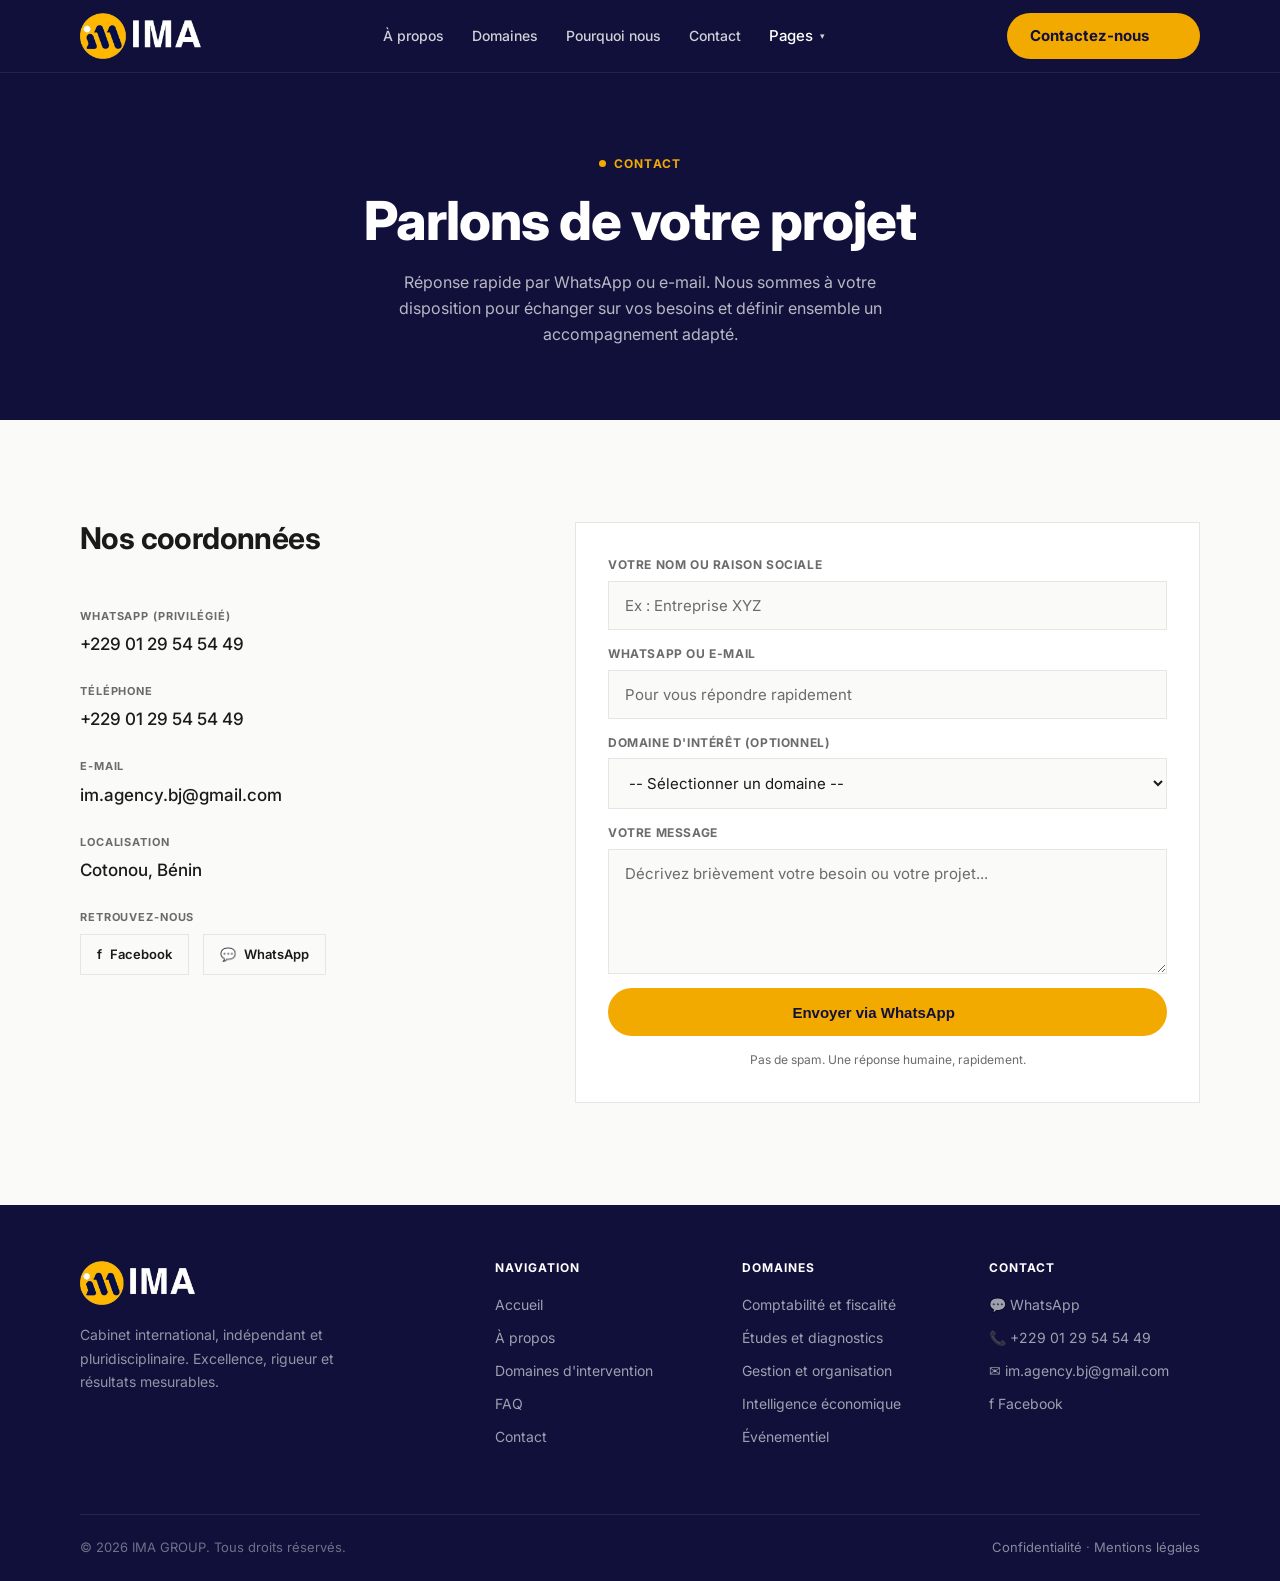
<file: contact.html>
<!DOCTYPE html>
<html lang="fr">
<head>
<meta charset="utf-8"/>
<meta name="viewport" content="width=device-width, initial-scale=1"/>
<title>Contact | IMA GROUP - Cabinet de conseil international</title>
<meta name="description" content="Contactez IMA GROUP par WhatsApp, e-mail ou téléphone. Une réponse rapide à votre demande de conseil ou d'accompagnement."/>
<meta property="og:title" content="Contact | IMA GROUP"/>
<meta property="og:description" content="Parlons de votre projet. Une réponse rapide par WhatsApp ou e-mail."/>
<meta property="og:type" content="website"/>
<meta property="og:image" content="assets/img/image.png"/>
<meta name="twitter:card" content="summary_large_image"/>
<link rel="preconnect" href="https://fonts.googleapis.com"/>
<link rel="preconnect" href="https://fonts.gstatic.com" crossorigin/>
<link href="https://fonts.googleapis.com/css2?family=Inter:wght@400;500;600;700;800&display=swap" rel="stylesheet"/>
<link rel="stylesheet" href="assets/css/styles.css"/>
</head>
<body>

<header class="nav is-light" role="banner">
  <div class="nav-inner">
    <a href="index.html" class="nav-logo" aria-label="IMA GROUP - accueil">
      <img src="assets/img/logo-ima-group.png" alt="IMA GROUP" height="38"/>
    </a>
    <nav class="nav-links" aria-label="Navigation principale">
      <a href="about.html">À propos</a>
      <a href="services.html">Domaines</a>
      <a href="index.html#pourquoi">Pourquoi nous</a>
      <a href="contact.html">Contact</a>
      <div class="nav-dd">
        <button class="nav-dd-toggle" aria-expanded="false" aria-haspopup="true">Pages <span class="nav-dd-caret" aria-hidden="true">&#9662;</span></button>
        <div class="nav-dd-menu" role="menu">
          <a href="index.html">Accueil</a>
          <a href="about.html">&Agrave; propos</a>
          <a href="services.html">Domaines</a>
          <a href="index.html#pourquoi">Pourquoi nous</a>
          <a href="contact.html">Contact</a>
          <a href="privacy.html">Confidentialit&eacute;</a>
          <a href="terms.html">Mentions l&eacute;gales</a>
        </div>
      </div>
      <a href="https://wa.me/2290129545449" target="_blank" rel="noopener" class="btn btn-primary nav-mobile-cta">Contactez-nous <span class="ico" aria-hidden="true"></span></a>
    </nav>
    <a href="https://wa.me/2290129545449" target="_blank" rel="noopener" class="btn btn-primary nav-cta">
      Contactez-nous <span class="ico" aria-hidden="true"></span>
    </a>
    <button class="nav-burger" aria-label="Ouvrir le menu" aria-expanded="false">
      <span></span><span></span><span></span>
    </button>
  </div>
</header>

<section class="page-hero" aria-labelledby="contact-h1">
  <div class="wrap">
    <span class="eyebrow">Contact</span>
    <h1 id="contact-h1">Parlons de votre projet</h1>
    <p>Réponse rapide par WhatsApp ou e-mail. Nous sommes à votre disposition pour échanger sur vos besoins et définir ensemble un accompagnement adapté.</p>
  </div>
</section>

<section class="section" aria-labelledby="contact-form-h2">
  <div class="wrap contact-grid">
    <div class="contact-info" data-reveal>
      <h2 id="contact-form-h2" style="margin-bottom:28px;font-size:clamp(22px,2.8vw,30px)">Nos coordonnées</h2>

      <div class="contact-item">
        <span>WhatsApp (privilégié)</span>
        <a href="https://wa.me/2290129545449" target="_blank" rel="noopener" aria-label="Contacter IMA GROUP sur WhatsApp">+229 01 29 54 54 49</a>
      </div>
      <div class="contact-item">
        <span>Téléphone</span>
        <a href="tel:+2290129545449" aria-label="Appeler IMA GROUP">+229 01 29 54 54 49</a>
      </div>
      <div class="contact-item">
        <span>E-mail</span>
        <a href="mailto:im.agency.bj@gmail.com" aria-label="Envoyer un e-mail à IMA GROUP">im.agency.bj@gmail.com</a>
      </div>
      <div class="contact-item">
        <span>Localisation</span>
        <p>Cotonou, Bénin</p>
      </div>

      <div>
        <span class="contact-item" style="display:block"><span>Retrouvez-nous</span></span>
        <div class="social-links">
          <a href="https://www.facebook.com/imagroup.bj" target="_blank" rel="noopener" class="social-link" aria-label="Page Facebook IMA GROUP">
            <span aria-hidden="true">&#x0066;</span> Facebook
          </a>
          <a href="https://wa.me/2290129545449" target="_blank" rel="noopener" class="social-link" aria-label="WhatsApp IMA GROUP">
            <span aria-hidden="true">&#x1F4AC;</span> WhatsApp
          </a>
        </div>
      </div>
    </div>

    <div data-reveal>
      <form class="form" data-whatsapp="2290129545449" onsubmit="return imaSubmit(event)" aria-label="Formulaire de contact IMA GROUP">
        <label for="contact-name">Votre nom ou raison sociale</label>
        <input id="contact-name" type="text" name="name" placeholder="Ex : Entreprise XYZ" required aria-required="true"/>

        <label for="contact-contact">WhatsApp ou e-mail</label>
        <input id="contact-contact" type="text" name="contact" placeholder="Pour vous répondre rapidement"/>

        <label for="contact-domain">Domaine d'intérêt (optionnel)</label>
        <select id="contact-domain" name="domain">
          <option value="">-- Sélectionner un domaine --</option>
          <option value="comptabilite">Comptabilité, Fiscalité et Gestion Financière</option>
          <option value="etudes">Études, Diagnostics et Business Intelligence</option>
          <option value="organisation">Conseil en Gestion et Organisation</option>
          <option value="veille">Analyses, Veilles et Intelligence Économique</option>
          <option value="evenements">Organisation d'Événements et Expérience Client</option>
          <option value="entrepreneuriat">Accompagnement Entrepreneurial</option>
          <option value="autre">Autre</option>
        </select>

        <label for="contact-message">Votre message</label>
        <textarea id="contact-message" name="message" rows="5" placeholder="Décrivez brièvement votre besoin ou votre projet..." aria-label="Message"></textarea>

        <button type="submit" class="btn btn-primary" style="justify-content:center">
          Envoyer via WhatsApp <span class="ico" aria-hidden="true"></span>
        </button>
        <p class="form-note">Pas de spam. Une réponse humaine, rapidement.</p>
      </form>
      <div class="form-success" role="alert">Merci pour votre message ! Nous vous recontactons rapidement via WhatsApp ou e-mail.</div>
    </div>
  </div>
</section>

<footer class="footer" role="contentinfo">
  <div class="wrap">
    <div class="footer-grid">
      <div class="footer-brand">
        <a href="index.html" class="footer-logo" aria-label="IMA GROUP - retour accueil">
          <img src="assets/img/logo-ima-group.png" alt="IMA GROUP" height="34"/>
        </a>
        <p>Cabinet international, indépendant et pluridisciplinaire. Excellence, rigueur et résultats mesurables.</p>
      </div>
      <div class="footer-col">
        <h4>Navigation</h4>
        <a href="index.html">Accueil</a>
        <a href="about.html">À propos</a>
        <a href="services.html">Domaines d'intervention</a>
        <a href="index.html#faq">FAQ</a>
        <a href="contact.html">Contact</a>
      </div>
      <div class="footer-col">
        <h4>Domaines</h4>
        <a href="services.html#compta">Comptabilité et fiscalité</a>
        <a href="services.html#etudes">Études et diagnostics</a>
        <a href="services.html#organisation">Gestion et organisation</a>
        <a href="services.html#veille">Intelligence économique</a>
        <a href="services.html#evenements">Événementiel</a>
      </div>
      <div class="footer-col">
        <h4>Contact</h4>
        <a href="https://wa.me/2290129545449" target="_blank" rel="noopener">&#x1F4AC; WhatsApp</a>
        <a href="tel:+2290129545449">&#x1F4DE; +229 01 29 54 54 49</a>
        <a href="mailto:im.agency.bj@gmail.com">&#x2709; im.agency.bj@gmail.com</a>
        <a href="https://www.facebook.com/imagroup.bj" target="_blank" rel="noopener">&#x0066; Facebook</a>
      </div>
    </div>
    <div class="footer-bottom">
      <span>&copy; 2026 IMA GROUP. Tous droits réservés.</span>
      <span><a href="privacy.html">Confidentialité</a> &middot; <a href="terms.html">Mentions légales</a></span>
    </div>
  </div>
</footer>

<script src="assets/js/gsap.min.js"></script>
<script src="assets/js/ScrollTrigger.min.js"></script>
<script src="assets/js/app.js"></script>
<!-- Photos provided by Pexels (https://www.pexels.com) -->
</body>
</html>
</file>
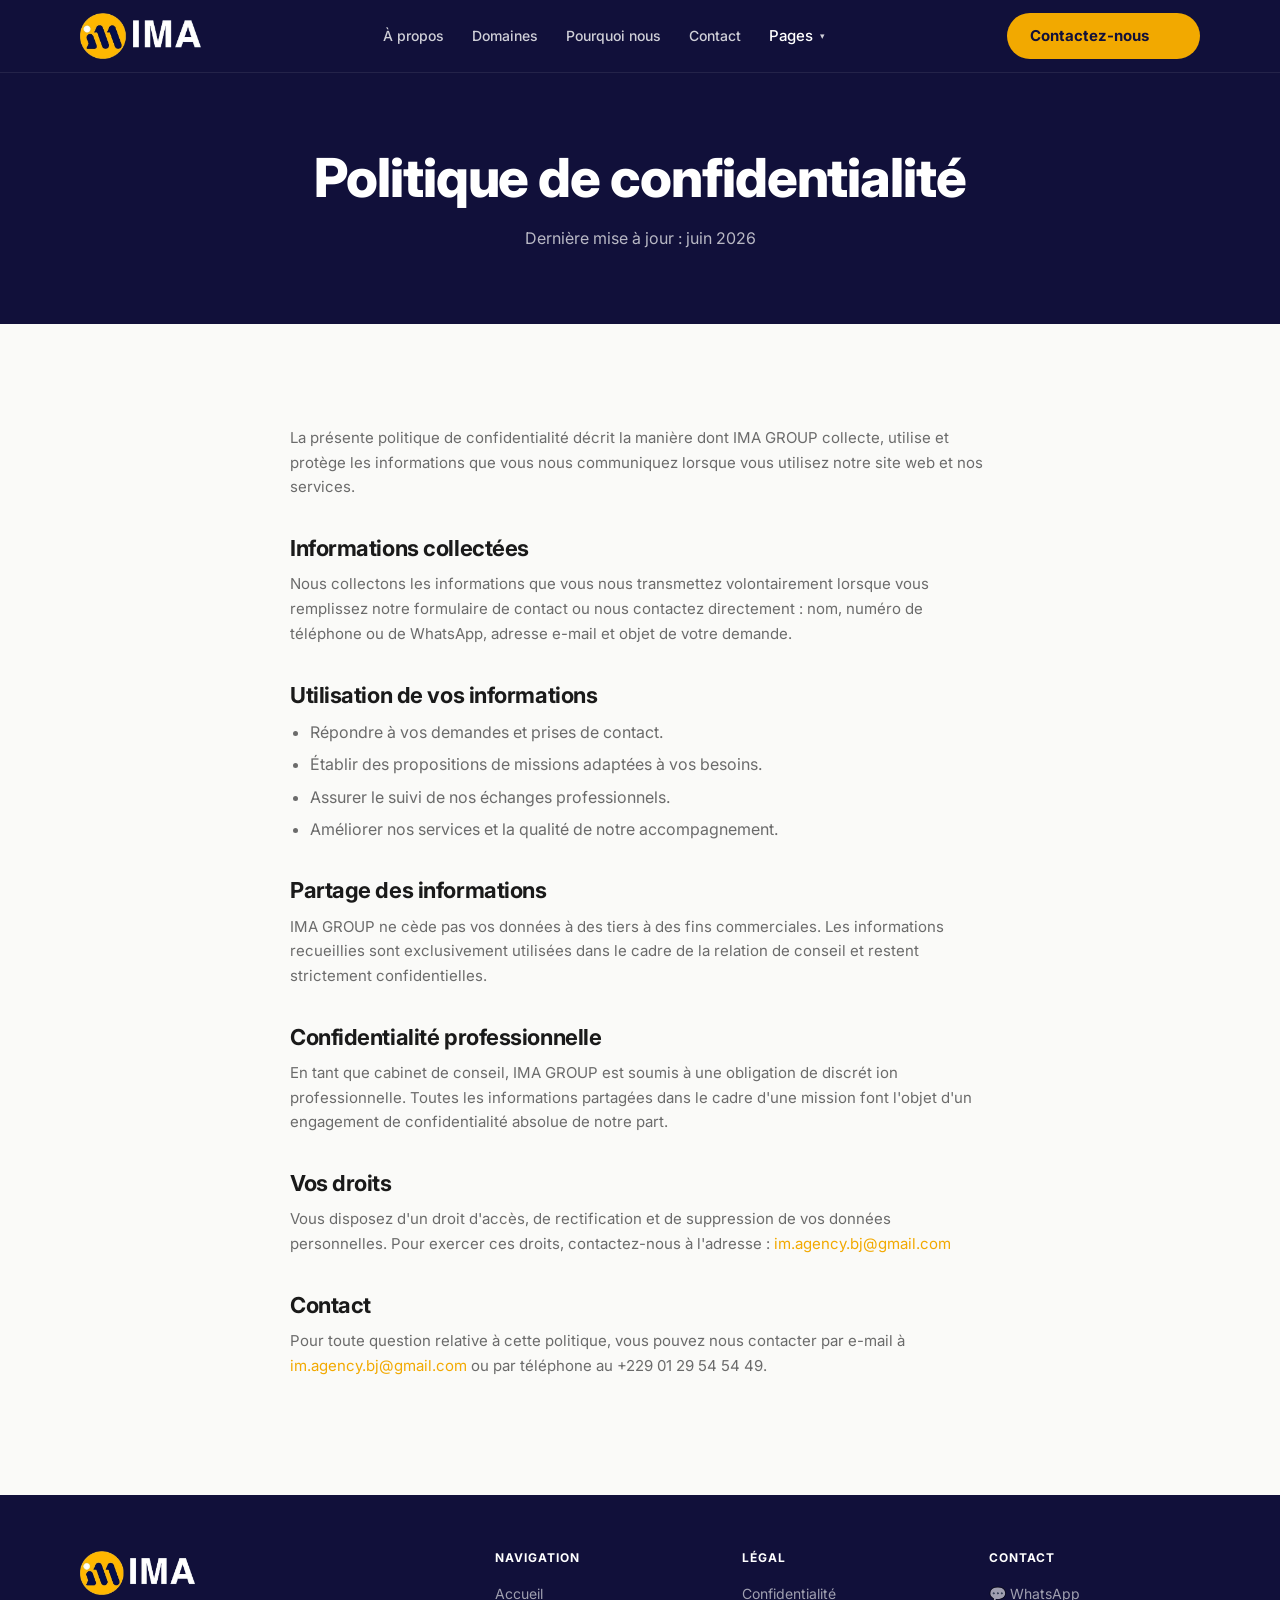
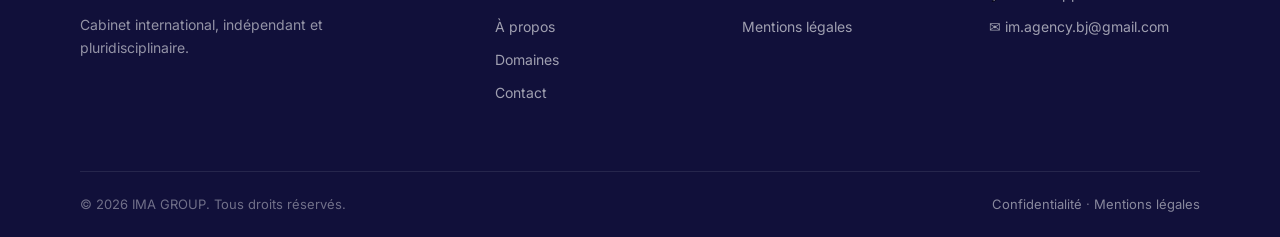
<file: privacy.html>
<!DOCTYPE html>
<html lang="fr">
<head>
<meta charset="utf-8"/>
<meta name="viewport" content="width=device-width, initial-scale=1"/>
<title>Politique de confidentialité | IMA GROUP</title>
<meta name="description" content="Politique de confidentialité d'IMA GROUP : collecte, utilisation et protection de vos données personnelles."/>
<meta property="og:title" content="Politique de confidentialité | IMA GROUP"/>
<meta property="og:type" content="website"/>
<link rel="preconnect" href="https://fonts.googleapis.com"/>
<link rel="preconnect" href="https://fonts.gstatic.com" crossorigin/>
<link href="https://fonts.googleapis.com/css2?family=Inter:wght@400;500;600;700;800&display=swap" rel="stylesheet"/>
<link rel="stylesheet" href="assets/css/styles.css"/>
</head>
<body>

<header class="nav is-light" role="banner">
  <div class="nav-inner">
    <a href="index.html" class="nav-logo" aria-label="IMA GROUP - accueil">
      <img src="assets/img/logo-ima-group.png" alt="IMA GROUP" height="38"/>
    </a>
    <nav class="nav-links" aria-label="Navigation principale">
      <a href="about.html">À propos</a>
      <a href="services.html">Domaines</a>
      <a href="index.html#pourquoi">Pourquoi nous</a>
      <a href="contact.html">Contact</a>
      <div class="nav-dd">
        <button class="nav-dd-toggle" aria-expanded="false" aria-haspopup="true">Pages <span class="nav-dd-caret" aria-hidden="true">&#9662;</span></button>
        <div class="nav-dd-menu" role="menu">
          <a href="index.html">Accueil</a>
          <a href="about.html">&Agrave; propos</a>
          <a href="services.html">Domaines</a>
          <a href="index.html#pourquoi">Pourquoi nous</a>
          <a href="contact.html">Contact</a>
          <a href="privacy.html">Confidentialit&eacute;</a>
          <a href="terms.html">Mentions l&eacute;gales</a>
        </div>
      </div>
      <a href="https://wa.me/2290129545449" target="_blank" rel="noopener" class="btn btn-primary nav-mobile-cta">Contactez-nous <span class="ico" aria-hidden="true"></span></a>
    </nav>
    <a href="https://wa.me/2290129545449" target="_blank" rel="noopener" class="btn btn-primary nav-cta">
      Contactez-nous <span class="ico" aria-hidden="true"></span>
    </a>
    <button class="nav-burger" aria-label="Ouvrir le menu" aria-expanded="false">
      <span></span><span></span><span></span>
    </button>
  </div>
</header>

<section class="page-hero">
  <div class="wrap">
    <h1>Politique de confidentialité</h1>
    <p>Dernière mise à jour : juin 2026</p>
  </div>
</section>

<section class="section">
  <div class="wrap prose">
    <p>La présente politique de confidentialité décrit la manière dont IMA GROUP collecte, utilise et protège les informations que vous nous communiquez lorsque vous utilisez notre site web et nos services.</p>

    <h2>Informations collectées</h2>
    <p>Nous collectons les informations que vous nous transmettez volontairement lorsque vous remplissez notre formulaire de contact ou nous contactez directement : nom, numéro de téléphone ou de WhatsApp, adresse e-mail et objet de votre demande.</p>

    <h2>Utilisation de vos informations</h2>
    <ul>
      <li>Répondre à vos demandes et prises de contact.</li>
      <li>Établir des propositions de missions adaptées à vos besoins.</li>
      <li>Assurer le suivi de nos échanges professionnels.</li>
      <li>Améliorer nos services et la qualité de notre accompagnement.</li>
    </ul>

    <h2>Partage des informations</h2>
    <p>IMA GROUP ne cède pas vos données à des tiers à des fins commerciales. Les informations recueillies sont exclusivement utilisées dans le cadre de la relation de conseil et restent strictement confidentielles.</p>

    <h2>Confidentialité professionnelle</h2>
    <p>En tant que cabinet de conseil, IMA GROUP est soumis à une obligation de discrét ion professionnelle. Toutes les informations partagées dans le cadre d'une mission font l'objet d'un engagement de confidentialité absolue de notre part.</p>

    <h2>Vos droits</h2>
    <p>Vous disposez d'un droit d'accès, de rectification et de suppression de vos données personnelles. Pour exercer ces droits, contactez-nous à l'adresse : <a href="mailto:im.agency.bj@gmail.com" style="color:var(--accent)">im.agency.bj@gmail.com</a></p>

    <h2>Contact</h2>
    <p>Pour toute question relative à cette politique, vous pouvez nous contacter par e-mail à <a href="mailto:im.agency.bj@gmail.com" style="color:var(--accent)">im.agency.bj@gmail.com</a> ou par téléphone au +229 01 29 54 54 49.</p>
  </div>
</section>

<footer class="footer" role="contentinfo">
  <div class="wrap">
    <div class="footer-grid">
      <div class="footer-brand">
        <a href="index.html" class="footer-logo" aria-label="IMA GROUP - retour accueil">
          <img src="assets/img/logo-ima-group.png" alt="IMA GROUP" height="34"/>
        </a>
        <p>Cabinet international, indépendant et pluridisciplinaire.</p>
      </div>
      <div class="footer-col">
        <h4>Navigation</h4>
        <a href="index.html">Accueil</a>
        <a href="about.html">À propos</a>
        <a href="services.html">Domaines</a>
        <a href="contact.html">Contact</a>
      </div>
      <div class="footer-col">
        <h4>Légal</h4>
        <a href="privacy.html">Confidentialité</a>
        <a href="terms.html">Mentions légales</a>
      </div>
      <div class="footer-col">
        <h4>Contact</h4>
        <a href="https://wa.me/2290129545449" target="_blank" rel="noopener">&#x1F4AC; WhatsApp</a>
        <a href="mailto:im.agency.bj@gmail.com">&#x2709; im.agency.bj@gmail.com</a>
      </div>
    </div>
    <div class="footer-bottom">
      <span>&copy; 2026 IMA GROUP. Tous droits réservés.</span>
      <span><a href="privacy.html">Confidentialité</a> &middot; <a href="terms.html">Mentions légales</a></span>
    </div>
  </div>
</footer>

<script src="assets/js/gsap.min.js"></script>
<script src="assets/js/ScrollTrigger.min.js"></script>
<script src="assets/js/app.js"></script>
</body>
</html>
</file>
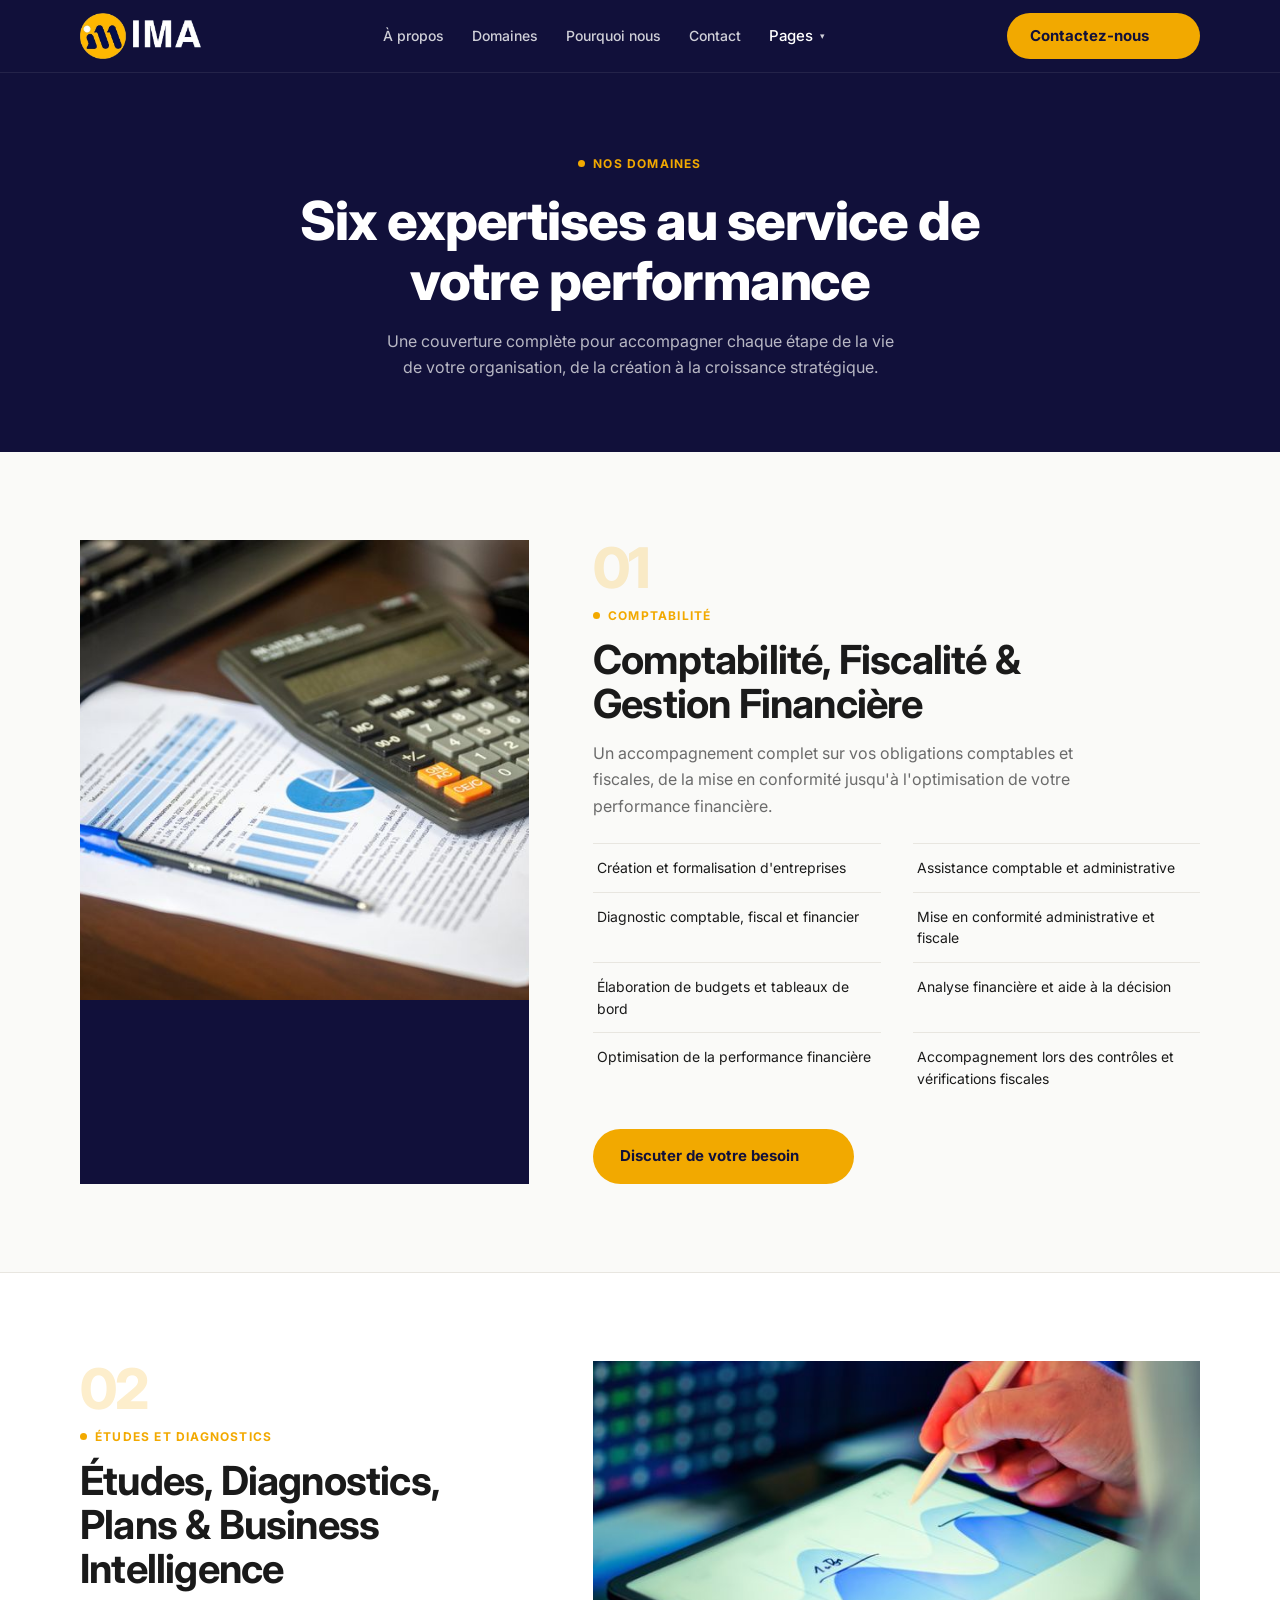
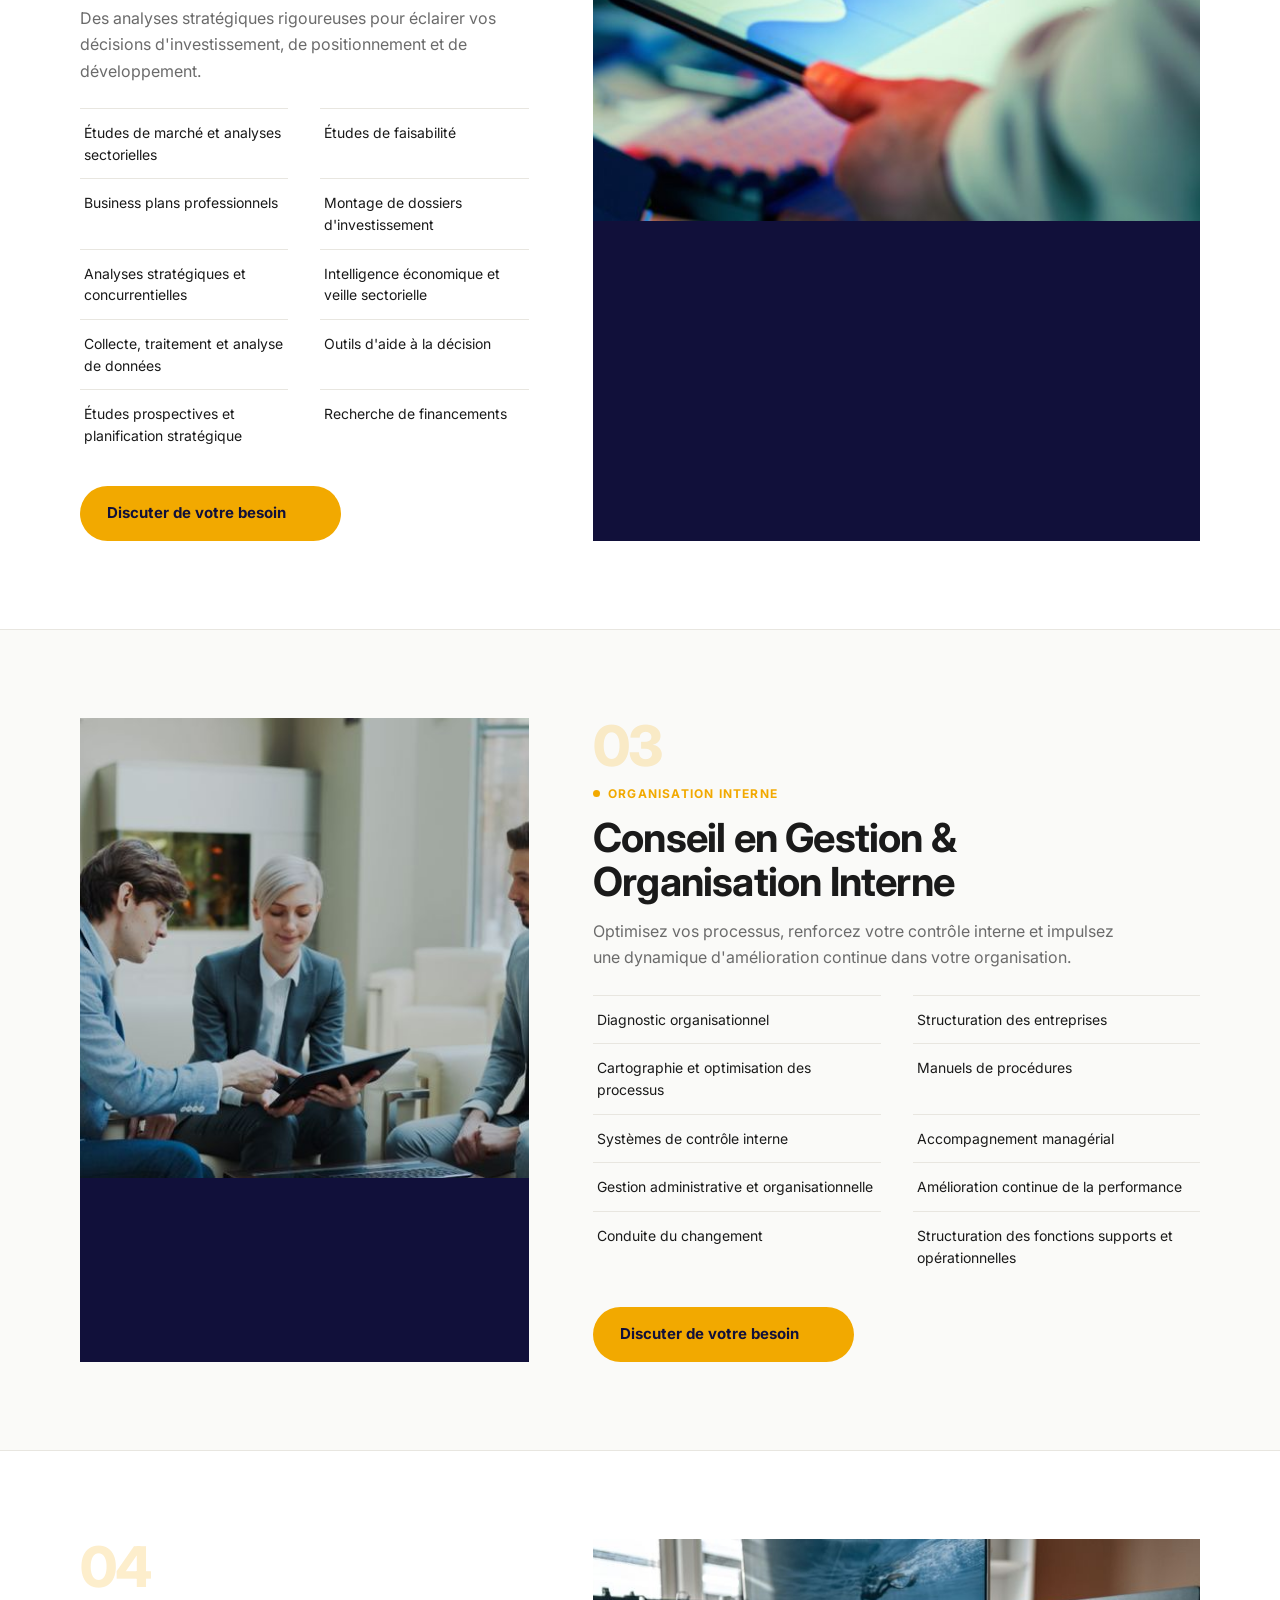
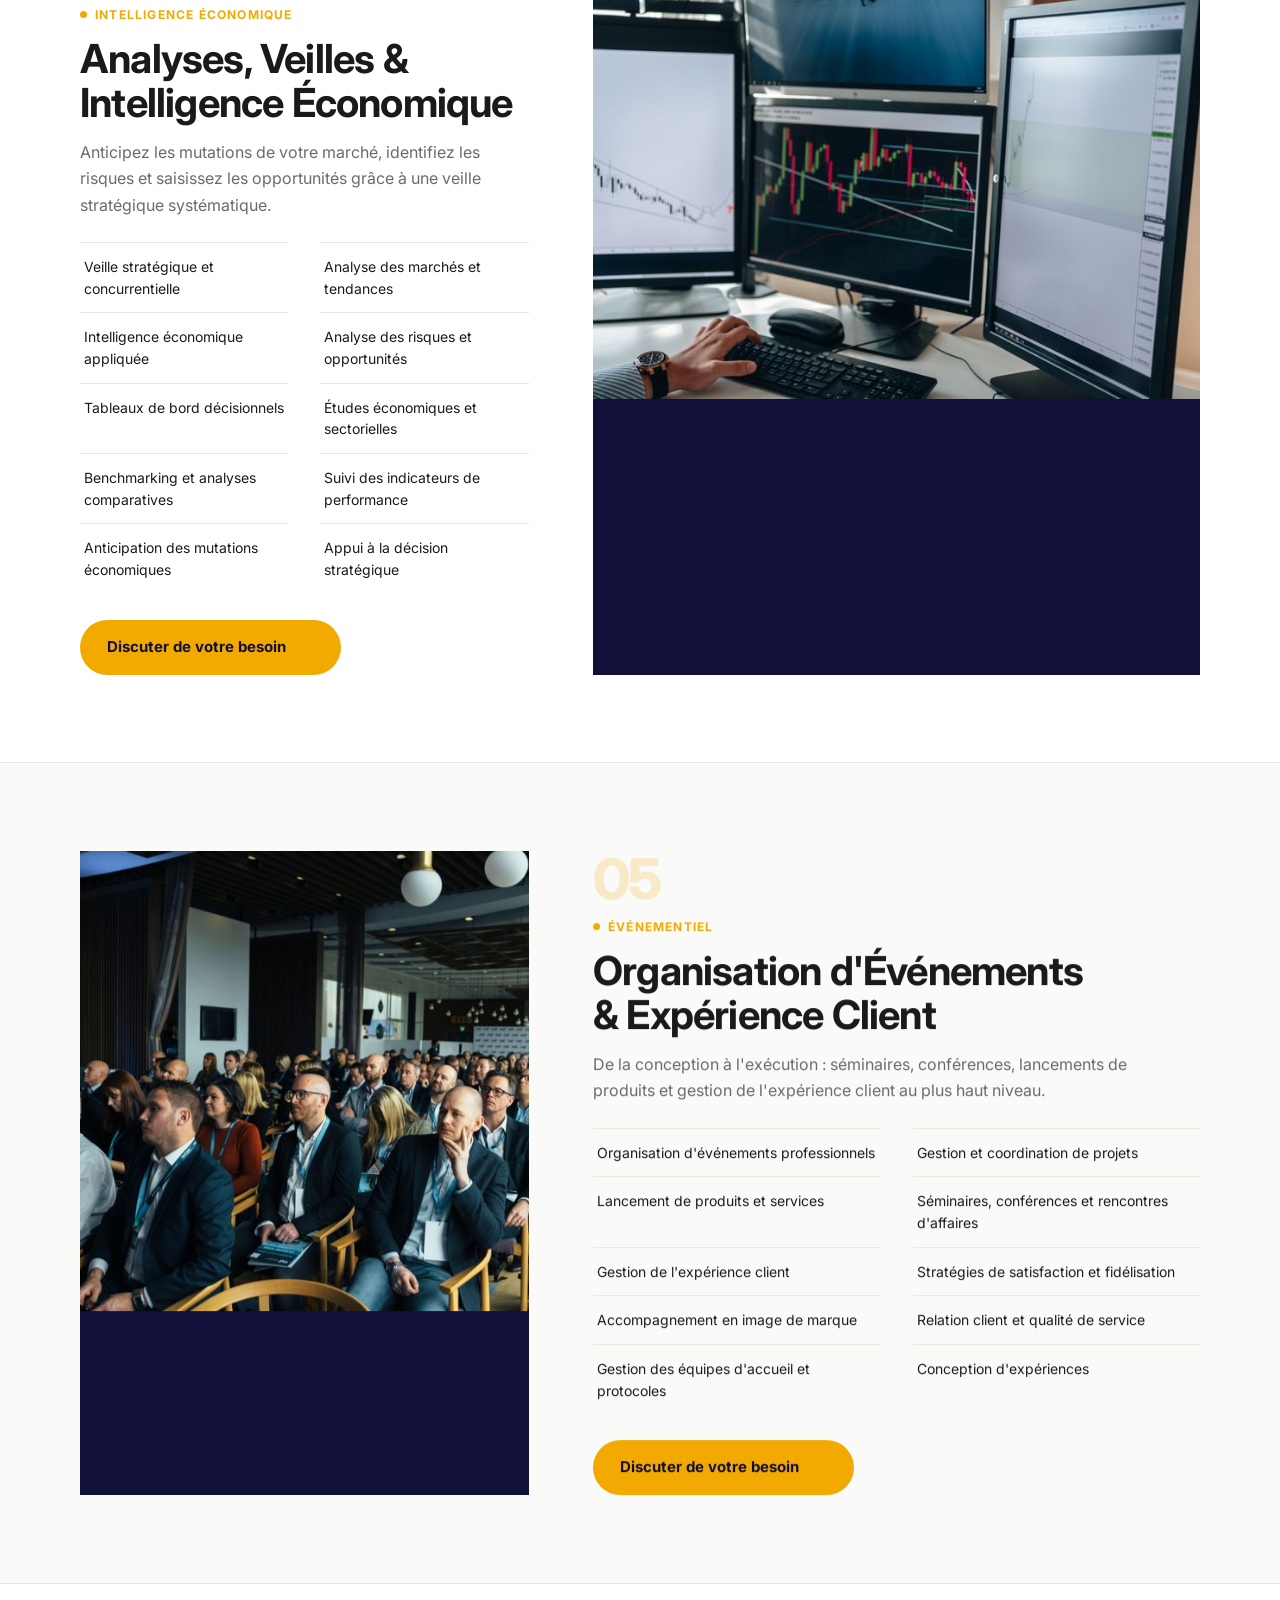
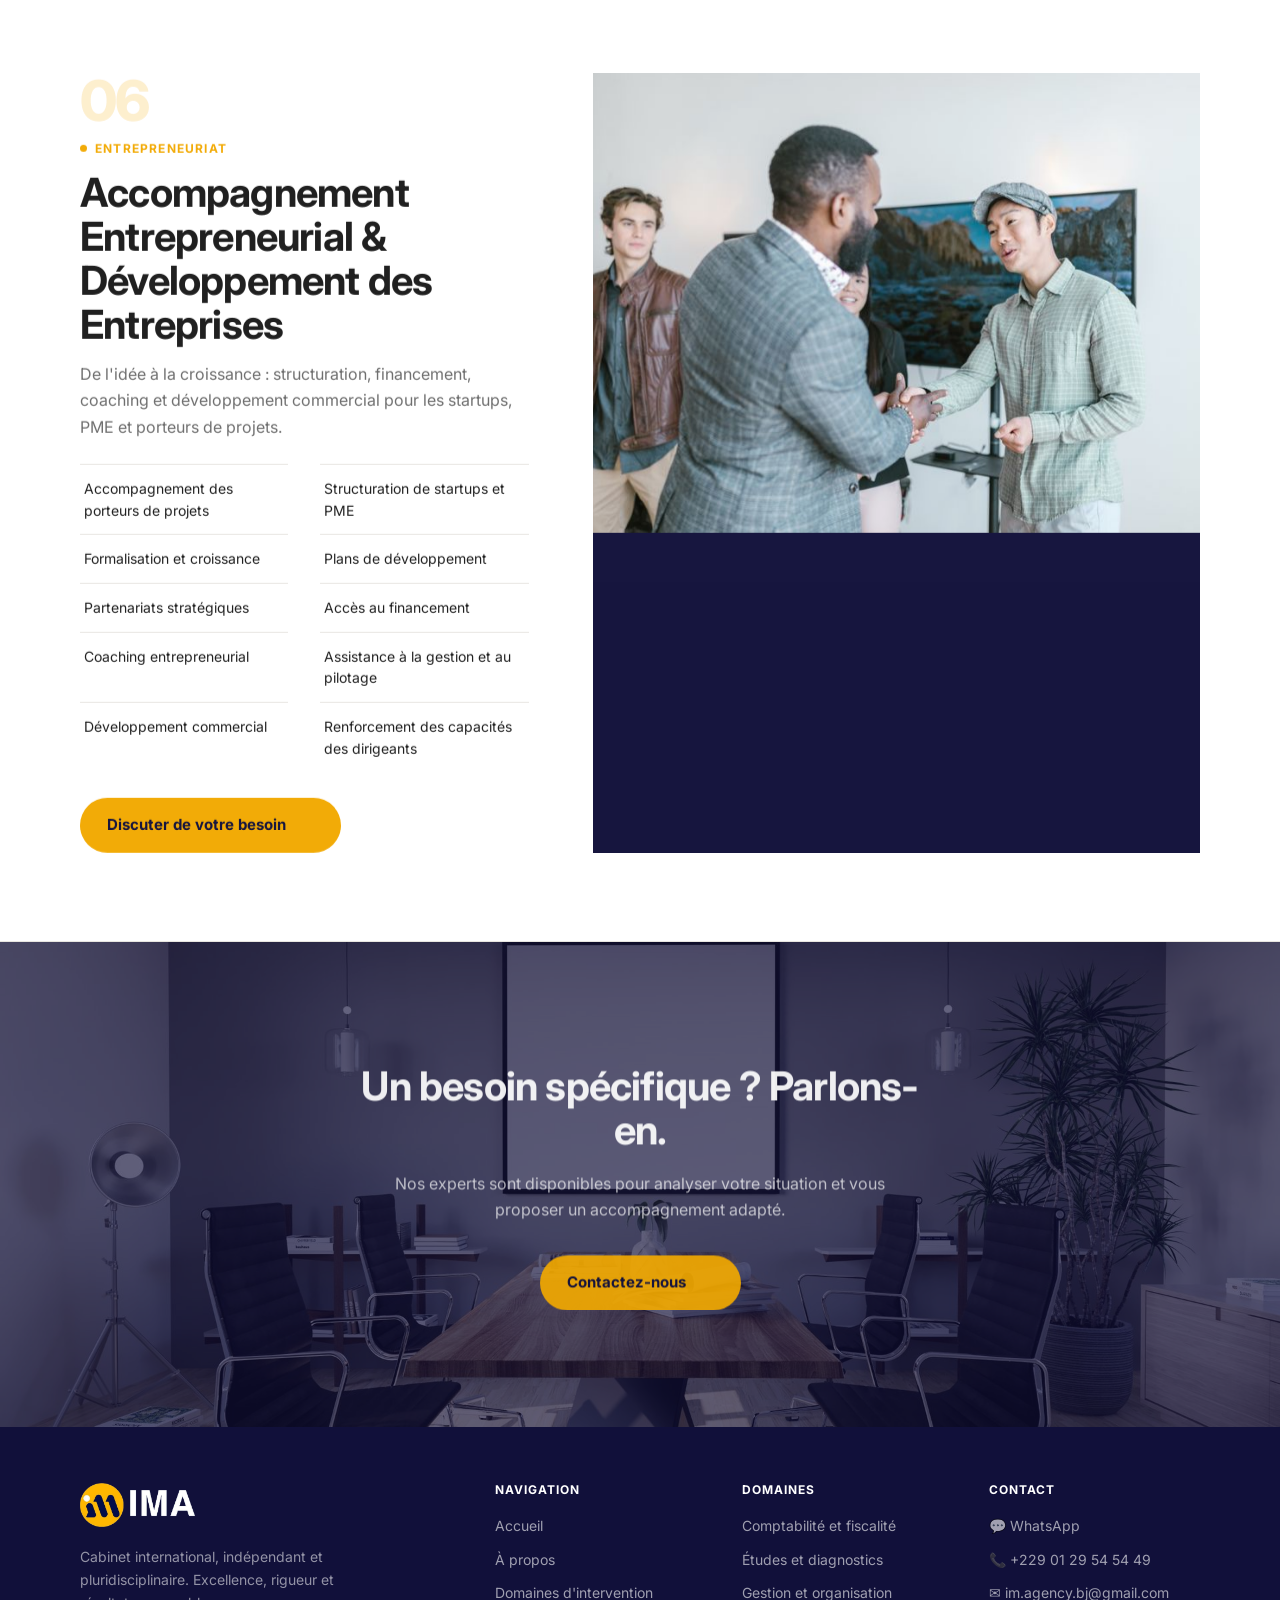
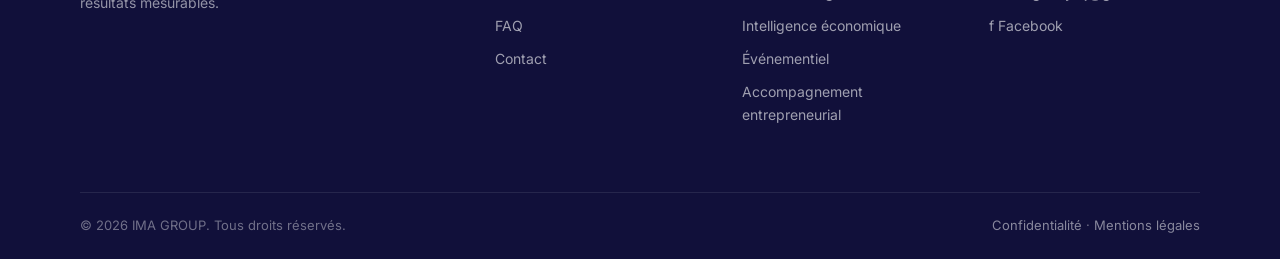
<file: services.html>
<!DOCTYPE html>
<html lang="fr">
<head>
<meta charset="utf-8"/>
<meta name="viewport" content="width=device-width, initial-scale=1"/>
<title>Domaines d'intervention | IMA GROUP</title>
<meta name="description" content="Découvrez les six domaines d'expertise d'IMA GROUP : comptabilité, études, organisation, intelligence économique, événementiel et accompagnement entrepreneurial."/>
<meta property="og:title" content="Domaines d'intervention | IMA GROUP"/>
<meta property="og:description" content="Six expertises complémentaires pour accompagner chaque étape de la vie de votre entreprise."/>
<meta property="og:type" content="website"/>
<meta property="og:image" content="assets/img/image.png"/>
<meta name="twitter:card" content="summary_large_image"/>
<link rel="preconnect" href="https://fonts.googleapis.com"/>
<link rel="preconnect" href="https://fonts.gstatic.com" crossorigin/>
<link href="https://fonts.googleapis.com/css2?family=Inter:wght@400;500;600;700;800&display=swap" rel="stylesheet"/>
<link rel="stylesheet" href="assets/css/styles.css"/>
</head>
<body>

<header class="nav is-light" role="banner">
  <div class="nav-inner">
    <a href="index.html" class="nav-logo" aria-label="IMA GROUP - accueil">
      <img src="assets/img/logo-ima-group.png" alt="IMA GROUP" height="38"/>
    </a>
    <nav class="nav-links" aria-label="Navigation principale">
      <a href="about.html">À propos</a>
      <a href="services.html">Domaines</a>
      <a href="index.html#pourquoi">Pourquoi nous</a>
      <a href="contact.html">Contact</a>
      <div class="nav-dd">
        <button class="nav-dd-toggle" aria-expanded="false" aria-haspopup="true">Pages <span class="nav-dd-caret" aria-hidden="true">&#9662;</span></button>
        <div class="nav-dd-menu" role="menu">
          <a href="index.html">Accueil</a>
          <a href="about.html">&Agrave; propos</a>
          <a href="services.html">Domaines</a>
          <a href="index.html#pourquoi">Pourquoi nous</a>
          <a href="contact.html">Contact</a>
          <a href="privacy.html">Confidentialit&eacute;</a>
          <a href="terms.html">Mentions l&eacute;gales</a>
        </div>
      </div>
      <a href="https://wa.me/2290129545449" target="_blank" rel="noopener" class="btn btn-primary nav-mobile-cta">Contactez-nous <span class="ico" aria-hidden="true"></span></a>
    </nav>
    <a href="https://wa.me/2290129545449" target="_blank" rel="noopener" class="btn btn-primary nav-cta">
      Contactez-nous <span class="ico" aria-hidden="true"></span>
    </a>
    <button class="nav-burger" aria-label="Ouvrir le menu" aria-expanded="false">
      <span></span><span></span><span></span>
    </button>
  </div>
</header>

<section class="page-hero" aria-labelledby="services-h1">
  <div class="wrap">
    <span class="eyebrow">Nos domaines</span>
    <h1 id="services-h1">Six expertises au service de votre performance</h1>
    <p>Une couverture complète pour accompagner chaque étape de la vie de votre organisation, de la création à la croissance stratégique.</p>
  </div>
</section>

<main>

<!-- 01 Comptabilite -->
<article class="domain-section" id="compta" aria-labelledby="d1-h2">
  <div class="wrap domain-grid">
    <div class="domain-media" data-reveal><img src="assets/img/gen_service_1.jpg" alt="Comptabilité, Fiscalité et Gestion Financière"/></div>
    <div class="domain-body" data-reveal>
      <div class="domain-num" aria-hidden="true">01</div>
      <span class="eyebrow">Comptabilité</span>
      <h2 id="d1-h2">Comptabilité, Fiscalité &amp; Gestion Financière</h2>
      <p>Un accompagnement complet sur vos obligations comptables et fiscales, de la mise en conformité jusqu'à l'optimisation de votre performance financière.</p>
      <ul class="prestations-full">
        <li>Création et formalisation d'entreprises</li>
        <li>Assistance comptable et administrative</li>
        <li>Diagnostic comptable, fiscal et financier</li>
        <li>Mise en conformité administrative et fiscale</li>
        <li>Élaboration de budgets et tableaux de bord</li>
        <li>Analyse financière et aide à la décision</li>
        <li>Optimisation de la performance financière</li>
        <li>Accompagnement lors des contrôles et vérifications fiscales</li>
      </ul>
      <a href="https://wa.me/2290129545449" target="_blank" rel="noopener" class="btn btn-primary">
        Discuter de votre besoin <span class="ico" aria-hidden="true"></span>
      </a>
    </div>
  </div>
</article>

<!-- 02 Etudes -->
<article class="domain-section" id="etudes" aria-labelledby="d2-h2" style="background:var(--white)">
  <div class="wrap domain-grid">
    <div class="domain-media" data-reveal><img src="assets/img/gen_service_2.jpg" alt="Études, Diagnostics et Business Intelligence"/></div>
    <div class="domain-body" data-reveal>
      <div class="domain-num" aria-hidden="true">02</div>
      <span class="eyebrow">Études et diagnostics</span>
      <h2 id="d2-h2">Études, Diagnostics, Plans &amp; Business Intelligence</h2>
      <p>Des analyses stratégiques rigoureuses pour éclairer vos décisions d'investissement, de positionnement et de développement.</p>
      <ul class="prestations-full">
        <li>Études de marché et analyses sectorielles</li>
        <li>Études de faisabilité</li>
        <li>Business plans professionnels</li>
        <li>Montage de dossiers d'investissement</li>
        <li>Analyses stratégiques et concurrentielles</li>
        <li>Intelligence économique et veille sectorielle</li>
        <li>Collecte, traitement et analyse de données</li>
        <li>Outils d'aide à la décision</li>
        <li>Études prospectives et planification stratégique</li>
        <li>Recherche de financements</li>
      </ul>
      <a href="https://wa.me/2290129545449" target="_blank" rel="noopener" class="btn btn-primary">
        Discuter de votre besoin <span class="ico" aria-hidden="true"></span>
      </a>
    </div>
  </div>
</article>

<!-- 03 Organisation -->
<article class="domain-section" id="organisation" aria-labelledby="d3-h2">
  <div class="wrap domain-grid">
    <div class="domain-media" data-reveal><img src="assets/img/gen_service_3.jpg" alt="Conseil en Gestion et Organisation Interne"/></div>
    <div class="domain-body" data-reveal>
      <div class="domain-num" aria-hidden="true">03</div>
      <span class="eyebrow">Organisation interne</span>
      <h2 id="d3-h2">Conseil en Gestion &amp; Organisation Interne</h2>
      <p>Optimisez vos processus, renforcez votre contrôle interne et impulsez une dynamique d'amélioration continue dans votre organisation.</p>
      <ul class="prestations-full">
        <li>Diagnostic organisationnel</li>
        <li>Structuration des entreprises</li>
        <li>Cartographie et optimisation des processus</li>
        <li>Manuels de procédures</li>
        <li>Systèmes de contrôle interne</li>
        <li>Accompagnement managérial</li>
        <li>Gestion administrative et organisationnelle</li>
        <li>Amélioration continue de la performance</li>
        <li>Conduite du changement</li>
        <li>Structuration des fonctions supports et opérationnelles</li>
      </ul>
      <a href="https://wa.me/2290129545449" target="_blank" rel="noopener" class="btn btn-primary">
        Discuter de votre besoin <span class="ico" aria-hidden="true"></span>
      </a>
    </div>
  </div>
</article>

<!-- 04 Intelligence economique -->
<article class="domain-section" id="veille" aria-labelledby="d4-h2" style="background:var(--white)">
  <div class="wrap domain-grid">
    <div class="domain-media" data-reveal><img src="assets/img/gen_service_4.jpg" alt="Analyses, Veilles et Intelligence Économique"/></div>
    <div class="domain-body" data-reveal>
      <div class="domain-num" aria-hidden="true">04</div>
      <span class="eyebrow">Intelligence économique</span>
      <h2 id="d4-h2">Analyses, Veilles &amp; Intelligence Économique</h2>
      <p>Anticipez les mutations de votre marché, identifiez les risques et saisissez les opportunités grâce à une veille stratégique systématique.</p>
      <ul class="prestations-full">
        <li>Veille stratégique et concurrentielle</li>
        <li>Analyse des marchés et tendances</li>
        <li>Intelligence économique appliquée</li>
        <li>Analyse des risques et opportunités</li>
        <li>Tableaux de bord décisionnels</li>
        <li>Études économiques et sectorielles</li>
        <li>Benchmarking et analyses comparatives</li>
        <li>Suivi des indicateurs de performance</li>
        <li>Anticipation des mutations économiques</li>
        <li>Appui à la décision stratégique</li>
      </ul>
      <a href="https://wa.me/2290129545449" target="_blank" rel="noopener" class="btn btn-primary">
        Discuter de votre besoin <span class="ico" aria-hidden="true"></span>
      </a>
    </div>
  </div>
</article>

<!-- 05 Evenements -->
<article class="domain-section" id="evenements" aria-labelledby="d5-h2">
  <div class="wrap domain-grid">
    <div class="domain-media" data-reveal><img src="assets/img/gen_service_5.jpg" alt="Organisation d'Événements et Expérience Client"/></div>
    <div class="domain-body" data-reveal>
      <div class="domain-num" aria-hidden="true">05</div>
      <span class="eyebrow">Événementiel</span>
      <h2 id="d5-h2">Organisation d'Événements &amp; Expérience Client</h2>
      <p>De la conception à l'exécution : séminaires, conférences, lancements de produits et gestion de l'expérience client au plus haut niveau.</p>
      <ul class="prestations-full">
        <li>Organisation d'événements professionnels</li>
        <li>Gestion et coordination de projets</li>
        <li>Lancement de produits et services</li>
        <li>Séminaires, conférences et rencontres d'affaires</li>
        <li>Gestion de l'expérience client</li>
        <li>Stratégies de satisfaction et fidélisation</li>
        <li>Accompagnement en image de marque</li>
        <li>Relation client et qualité de service</li>
        <li>Gestion des équipes d'accueil et protocoles</li>
        <li>Conception d'expériences</li>
      </ul>
      <a href="https://wa.me/2290129545449" target="_blank" rel="noopener" class="btn btn-primary">
        Discuter de votre besoin <span class="ico" aria-hidden="true"></span>
      </a>
    </div>
  </div>
</article>

<!-- 06 Entrepreneuriat -->
<article class="domain-section" id="entrepreneuriat" aria-labelledby="d6-h2" style="background:var(--white)">
  <div class="wrap domain-grid">
    <div class="domain-media" data-reveal><img src="assets/img/gen_service_6.jpg" alt="Accompagnement Entrepreneurial et Développement des Entreprises"/></div>
    <div class="domain-body" data-reveal>
      <div class="domain-num" aria-hidden="true">06</div>
      <span class="eyebrow">Entrepreneuriat</span>
      <h2 id="d6-h2">Accompagnement Entrepreneurial &amp; Développement des Entreprises</h2>
      <p>De l'idée à la croissance : structuration, financement, coaching et développement commercial pour les startups, PME et porteurs de projets.</p>
      <ul class="prestations-full">
        <li>Accompagnement des porteurs de projets</li>
        <li>Structuration de startups et PME</li>
        <li>Formalisation et croissance</li>
        <li>Plans de développement</li>
        <li>Partenariats stratégiques</li>
        <li>Accès au financement</li>
        <li>Coaching entrepreneurial</li>
        <li>Assistance à la gestion et au pilotage</li>
        <li>Développement commercial</li>
        <li>Renforcement des capacités des dirigeants</li>
      </ul>
      <a href="https://wa.me/2290129545449" target="_blank" rel="noopener" class="btn btn-primary">
        Discuter de votre besoin <span class="ico" aria-hidden="true"></span>
      </a>
    </div>
  </div>
</article>

</main>

<section class="cta-band" aria-labelledby="cta-serv-h2">
  <div class="cta-band-bg" aria-hidden="true">
    <img src="assets/img/gen_cta_bg.jpg" alt=""/>
  </div>
  <div class="wrap" data-reveal>
    <h2 id="cta-serv-h2">Un besoin spécifique ? Parlons-en.</h2>
    <p>Nos experts sont disponibles pour analyser votre situation et vous proposer un accompagnement adapté.</p>
    <a href="https://wa.me/2290129545449" target="_blank" rel="noopener" class="btn btn-primary">
      Contactez-nous <span class="ico" aria-hidden="true"></span>
    </a>
  </div>
</section>

<footer class="footer" role="contentinfo">
  <div class="wrap">
    <div class="footer-grid">
      <div class="footer-brand">
        <a href="index.html" class="footer-logo" aria-label="IMA GROUP - retour accueil">
          <img src="assets/img/logo-ima-group.png" alt="IMA GROUP" height="34"/>
        </a>
        <p>Cabinet international, indépendant et pluridisciplinaire. Excellence, rigueur et résultats mesurables.</p>
      </div>
      <div class="footer-col">
        <h4>Navigation</h4>
        <a href="index.html">Accueil</a>
        <a href="about.html">À propos</a>
        <a href="services.html">Domaines d'intervention</a>
        <a href="index.html#faq">FAQ</a>
        <a href="contact.html">Contact</a>
      </div>
      <div class="footer-col">
        <h4>Domaines</h4>
        <a href="#compta">Comptabilité et fiscalité</a>
        <a href="#etudes">Études et diagnostics</a>
        <a href="#organisation">Gestion et organisation</a>
        <a href="#veille">Intelligence économique</a>
        <a href="#evenements">Événementiel</a>
        <a href="#entrepreneuriat">Accompagnement entrepreneurial</a>
      </div>
      <div class="footer-col">
        <h4>Contact</h4>
        <a href="https://wa.me/2290129545449" target="_blank" rel="noopener">&#x1F4AC; WhatsApp</a>
        <a href="tel:+2290129545449">&#x1F4DE; +229 01 29 54 54 49</a>
        <a href="mailto:im.agency.bj@gmail.com">&#x2709; im.agency.bj@gmail.com</a>
        <a href="https://www.facebook.com/imagroup.bj" target="_blank" rel="noopener">&#x0066; Facebook</a>
      </div>
    </div>
    <div class="footer-bottom">
      <span>&copy; 2026 IMA GROUP. Tous droits réservés.</span>
      <span><a href="privacy.html">Confidentialité</a> &middot; <a href="terms.html">Mentions légales</a></span>
    </div>
  </div>
</footer>

<script src="assets/js/gsap.min.js"></script>
<script src="assets/js/ScrollTrigger.min.js"></script>
<script src="assets/js/app.js"></script>
<!-- Photos provided by Pexels (https://www.pexels.com) -->
</body>
</html>
</file>
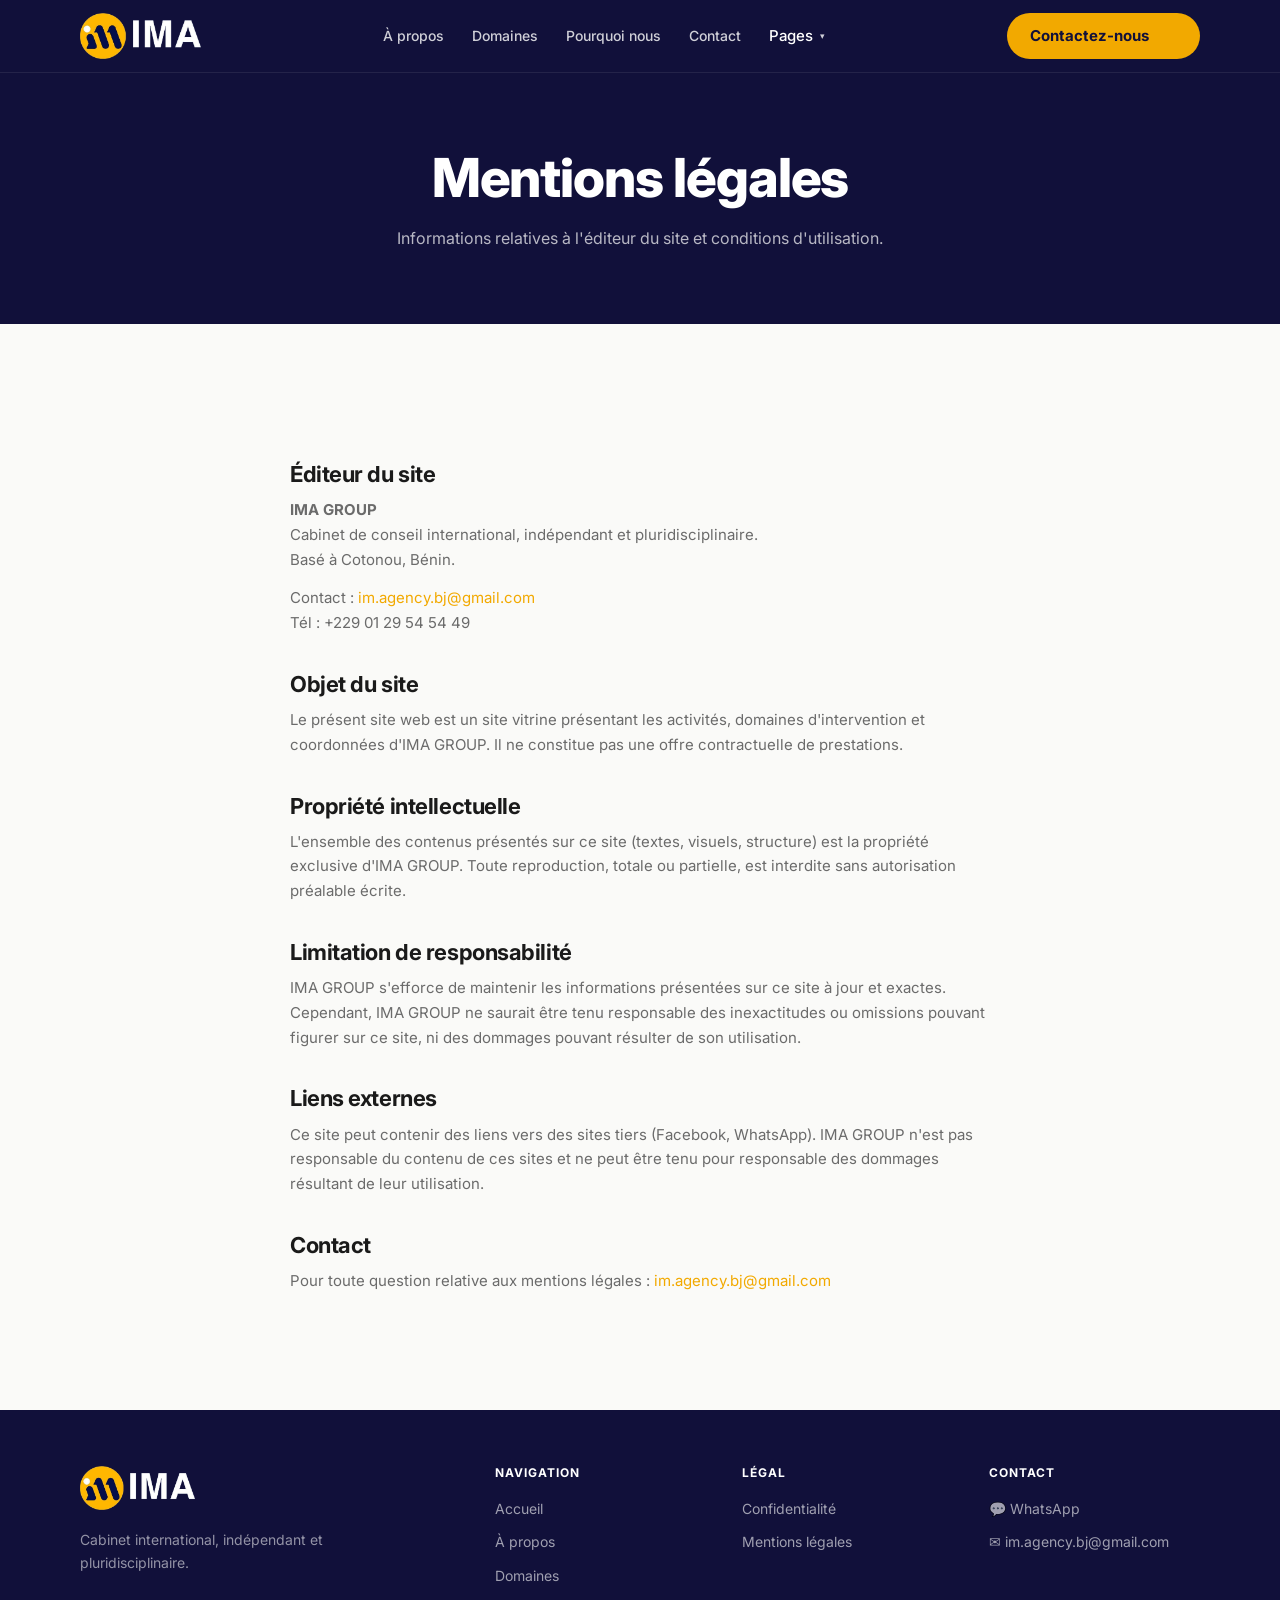
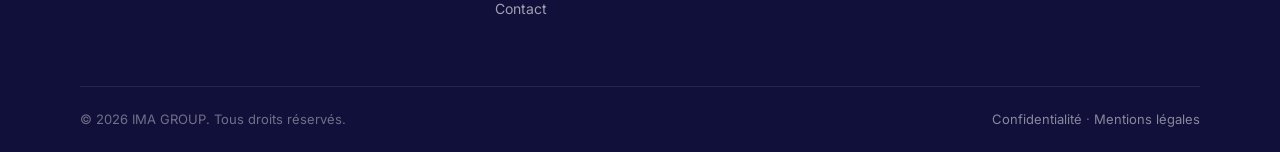
<file: terms.html>
<!DOCTYPE html>
<html lang="fr">
<head>
<meta charset="utf-8"/>
<meta name="viewport" content="width=device-width, initial-scale=1"/>
<title>Mentions légales | IMA GROUP</title>
<meta name="description" content="Mentions légales d'IMA GROUP - cabinet de conseil international indépendant et pluridisciplinaire."/>
<meta property="og:title" content="Mentions légales | IMA GROUP"/>
<meta property="og:type" content="website"/>
<link rel="preconnect" href="https://fonts.googleapis.com"/>
<link rel="preconnect" href="https://fonts.gstatic.com" crossorigin/>
<link href="https://fonts.googleapis.com/css2?family=Inter:wght@400;500;600;700;800&display=swap" rel="stylesheet"/>
<link rel="stylesheet" href="assets/css/styles.css"/>
</head>
<body>

<header class="nav is-light" role="banner">
  <div class="nav-inner">
    <a href="index.html" class="nav-logo" aria-label="IMA GROUP - accueil">
      <img src="assets/img/logo-ima-group.png" alt="IMA GROUP" height="38"/>
    </a>
    <nav class="nav-links" aria-label="Navigation principale">
      <a href="about.html">À propos</a>
      <a href="services.html">Domaines</a>
      <a href="index.html#pourquoi">Pourquoi nous</a>
      <a href="contact.html">Contact</a>
      <div class="nav-dd">
        <button class="nav-dd-toggle" aria-expanded="false" aria-haspopup="true">Pages <span class="nav-dd-caret" aria-hidden="true">&#9662;</span></button>
        <div class="nav-dd-menu" role="menu">
          <a href="index.html">Accueil</a>
          <a href="about.html">&Agrave; propos</a>
          <a href="services.html">Domaines</a>
          <a href="index.html#pourquoi">Pourquoi nous</a>
          <a href="contact.html">Contact</a>
          <a href="privacy.html">Confidentialit&eacute;</a>
          <a href="terms.html">Mentions l&eacute;gales</a>
        </div>
      </div>
      <a href="https://wa.me/2290129545449" target="_blank" rel="noopener" class="btn btn-primary nav-mobile-cta">Contactez-nous <span class="ico" aria-hidden="true"></span></a>
    </nav>
    <a href="https://wa.me/2290129545449" target="_blank" rel="noopener" class="btn btn-primary nav-cta">
      Contactez-nous <span class="ico" aria-hidden="true"></span>
    </a>
    <button class="nav-burger" aria-label="Ouvrir le menu" aria-expanded="false">
      <span></span><span></span><span></span>
    </button>
  </div>
</header>

<section class="page-hero">
  <div class="wrap">
    <h1>Mentions légales</h1>
    <p>Informations relatives à l'éditeur du site et conditions d'utilisation.</p>
  </div>
</section>

<section class="section">
  <div class="wrap prose">
    <h2>Éditeur du site</h2>
    <p><strong>IMA GROUP</strong><br/>
    Cabinet de conseil international, indépendant et pluridisciplinaire.<br/>
    Basé à Cotonou, Bénin.</p>
    <p>Contact : <a href="mailto:im.agency.bj@gmail.com" style="color:var(--accent)">im.agency.bj@gmail.com</a><br/>
    Tél : +229 01 29 54 54 49</p>

    <h2>Objet du site</h2>
    <p>Le présent site web est un site vitrine présentant les activités, domaines d'intervention et coordonnées d'IMA GROUP. Il ne constitue pas une offre contractuelle de prestations.</p>

    <h2>Propriété intellectuelle</h2>
    <p>L'ensemble des contenus présentés sur ce site (textes, visuels, structure) est la propriété exclusive d'IMA GROUP. Toute reproduction, totale ou partielle, est interdite sans autorisation préalable écrite.</p>

    <h2>Limitation de responsabilité</h2>
    <p>IMA GROUP s'efforce de maintenir les informations présentées sur ce site à jour et exactes. Cependant, IMA GROUP ne saurait être tenu responsable des inexactitudes ou omissions pouvant figurer sur ce site, ni des dommages pouvant résulter de son utilisation.</p>

    <h2>Liens externes</h2>
    <p>Ce site peut contenir des liens vers des sites tiers (Facebook, WhatsApp). IMA GROUP n'est pas responsable du contenu de ces sites et ne peut être tenu pour responsable des dommages résultant de leur utilisation.</p>

    <h2>Contact</h2>
    <p>Pour toute question relative aux mentions légales : <a href="mailto:im.agency.bj@gmail.com" style="color:var(--accent)">im.agency.bj@gmail.com</a></p>
  </div>
</section>

<footer class="footer" role="contentinfo">
  <div class="wrap">
    <div class="footer-grid">
      <div class="footer-brand">
        <a href="index.html" class="footer-logo" aria-label="IMA GROUP - retour accueil">
          <img src="assets/img/logo-ima-group.png" alt="IMA GROUP" height="34"/>
        </a>
        <p>Cabinet international, indépendant et pluridisciplinaire.</p>
      </div>
      <div class="footer-col">
        <h4>Navigation</h4>
        <a href="index.html">Accueil</a>
        <a href="about.html">À propos</a>
        <a href="services.html">Domaines</a>
        <a href="contact.html">Contact</a>
      </div>
      <div class="footer-col">
        <h4>Légal</h4>
        <a href="privacy.html">Confidentialité</a>
        <a href="terms.html">Mentions légales</a>
      </div>
      <div class="footer-col">
        <h4>Contact</h4>
        <a href="https://wa.me/2290129545449" target="_blank" rel="noopener">&#x1F4AC; WhatsApp</a>
        <a href="mailto:im.agency.bj@gmail.com">&#x2709; im.agency.bj@gmail.com</a>
      </div>
    </div>
    <div class="footer-bottom">
      <span>&copy; 2026 IMA GROUP. Tous droits réservés.</span>
      <span><a href="privacy.html">Confidentialité</a> &middot; <a href="terms.html">Mentions légales</a></span>
    </div>
  </div>
</footer>

<script src="assets/js/gsap.min.js"></script>
<script src="assets/js/ScrollTrigger.min.js"></script>
<script src="assets/js/app.js"></script>
</body>
</html>
</file>
<file: assets/css/styles.css>
/* ============================================================================
   IMA GROUP -- cabinet de conseil international (ON AGENCY)
   Identite : Inter | accent or #F2A900 | navy #11103A | angles DROITS | boutons pilule
   Layout base : template cleanhub adapte au secteur conseil/finance.
   REGLE : jamais d'opacity:0 ici, le moteur d'animation (app.js) possede l'etat cache.
   ============================================================================ */

:root{
  --font:'Inter','Helvetica Neue',Arial,sans-serif;

  --accent:#F2A900;          /* or/ambre -- CTA, accents (rare et ponctuel) */
  --accent-600:#d99900;      /* hover accent */
  --accent-100:#fdf5d6;      /* tint clair or */
  --navy:#11103A;            /* navy profond -- header, footer, sections cles */
  --ink:#1A1A1A;             /* texte principal sur fond clair */
  --muted:#6b6b6b;           /* texte secondaire */
  --bg:#FAFAF8;              /* fond de page off-white */
  --white:#ffffff;
  --line:#e8e6e0;            /* hairlines */
  --dark:var(--navy);        /* alias pour sections sombres */

  --radius-card:0px;         /* SIGNATURE : cartes a angles droits */
  --radius-btn:999px;        /* SEULS les boutons en pilule */
  --radius-img:4px;
  --shadow-soft:0 14px 40px rgba(17,16,58,.10);
  --shadow-card:0 20px 50px rgba(17,16,58,.12);
  --maxw:1200px;
  --pad:clamp(56px,8vw,112px);
}

*{box-sizing:border-box;margin:0;padding:0}
html{scroll-behavior:smooth}
body{
  font-family:var(--font);background:var(--bg);color:var(--ink);
  font-size:16px;line-height:1.65;-webkit-font-smoothing:antialiased;overflow-x:hidden;
}
img{max-width:100%;display:block}
a{color:inherit;text-decoration:none}
h1,h2,h3,h4{line-height:1.1;font-weight:700;letter-spacing:-.02em;color:var(--ink)}
h1{font-size:clamp(34px,4.2vw,58px);font-weight:800;letter-spacing:-.02em}
h2{font-size:clamp(26px,3.4vw,40px)}
h3{font-size:clamp(18px,2.2vw,22px)}
p{color:var(--muted)}
section{position:relative}
:focus-visible{outline:2px solid var(--accent);outline-offset:3px}

/* ---- helpers ---- */
.wrap{max-width:var(--maxw);margin:0 auto;padding-inline:clamp(20px,5vw,40px)}
.section{padding-block:var(--pad)}
.section-head{max-width:760px;margin-bottom:48px}
.section-head.center{margin-inline:auto;text-align:center}
.lead{font-size:clamp(16px,1.4vw,18px);color:var(--muted);margin-top:16px}

.eyebrow{
  display:inline-flex;align-items:center;gap:8px;
  font-size:12px;font-weight:700;letter-spacing:.1em;text-transform:uppercase;
  color:var(--accent);margin-bottom:18px;
}
.eyebrow::before{content:"";width:7px;height:7px;background:var(--accent);border-radius:999px;display:inline-block}

/* ---- boutons ---- */
.btn{
  display:inline-flex;align-items:center;gap:10px;
  padding:14px 26px;border-radius:var(--radius-btn);
  font-weight:700;font-size:15px;cursor:pointer;border:1px solid transparent;
  transition:transform .15s ease,background .2s ease,color .2s ease,border-color .2s ease;
  white-space:nowrap;
}
.btn .ico{width:18px;height:18px;display:grid;place-items:center;transition:transform .2s ease}
.btn:hover .ico{transform:translate(2px,-2px)}
.btn-primary{background:var(--accent);color:var(--navy)}
.btn-primary:hover{background:var(--accent-600);transform:translateY(-1px)}
.btn-dark{background:var(--navy);color:#fff}
.btn-dark:hover{background:#0a0928;transform:translateY(-1px)}
.btn-light{background:#fff;color:var(--ink);border-color:var(--line)}
.btn-light:hover{border-color:var(--ink);transform:translateY(-1px)}
.btn-ghost{background:rgba(255,255,255,.1);color:#fff;border-color:rgba(255,255,255,.25)}
.btn-ghost:hover{background:rgba(255,255,255,.18)}
.btn-outline-gold{background:transparent;color:var(--accent);border-color:var(--accent)}
.btn-outline-gold:hover{background:var(--accent);color:var(--navy);transform:translateY(-1px)}

/* ============================== NAV ============================== */
.nav{position:absolute;top:0;left:0;right:0;z-index:50;background:transparent;background-image:linear-gradient(to bottom,rgba(17,16,58,.6),rgba(17,16,58,0))}
.nav-inner{
  max-width:var(--maxw);margin:0 auto;padding:0 clamp(20px,5vw,40px);
  height:72px;display:flex;align-items:center;justify-content:space-between;gap:24px;
}
.nav-logo{display:flex;align-items:center}
.nav-logo img{height:46px;width:auto;display:block}
/* fallback texte si logo introuvable */
.nav-logo-text{font-weight:800;font-size:20px;color:#fff;letter-spacing:.04em;display:none}
.nav-links{display:flex;align-items:center;gap:28px}
.nav-links a{color:rgba(255,255,255,.8);font-size:14px;font-weight:500;position:relative;padding:4px 0}
.nav-links a::after{content:"";position:absolute;left:0;bottom:-2px;width:0;height:2px;background:var(--accent);transition:width .25s ease}
.nav-links a:hover{color:#fff}
.nav-links a:hover::after{width:100%}
.nav-cta{padding:10px 22px}
.nav-burger{display:none;background:none;border:0;cursor:pointer;flex-direction:column;gap:5px;padding:8px;margin:-8px -8px -8px 0}
.nav-burger span{width:24px;height:2px;background:#fff;display:block;transition:transform .25s ease,opacity .2s ease}
.nav-burger[aria-expanded="true"] span:nth-child(1){transform:translateY(7px) rotate(45deg)}
.nav-burger[aria-expanded="true"] span:nth-child(2){opacity:0}
.nav-burger[aria-expanded="true"] span:nth-child(3){transform:translateY(-7px) rotate(-45deg)}
.nav-mobile-cta{display:none}

/* ===== Menu déroulant "Pages" ===== */
.nav-dd{position:relative;display:inline-flex}
.nav-dd-toggle{background:none;border:0;cursor:pointer;font:inherit;font-size:15px;font-weight:500;color:#fff;display:inline-flex;align-items:center;gap:6px;padding:0;letter-spacing:.01em}
.nav-dd-caret{font-size:9px;transition:transform .2s ease;opacity:.8}
.nav-dd:hover .nav-dd-caret,.nav-dd.open .nav-dd-caret{transform:rotate(180deg)}
.nav-dd-menu{
  position:absolute;top:calc(100% + 16px);left:50%;
  transform:translateX(-50%) translateY(8px);
  min-width:220px;background:#fff;border:1px solid var(--line);box-shadow:var(--shadow-card);
  padding:8px;display:flex;flex-direction:column;
  opacity:0;visibility:hidden;transition:opacity .18s ease,transform .18s ease,visibility .18s;z-index:60;
}
.nav-dd::after{content:"";position:absolute;top:100%;left:0;right:0;height:18px}/* pont anti-survol */
.nav-dd:hover .nav-dd-menu,.nav-dd.open .nav-dd-menu{opacity:1;visibility:visible;transform:translateX(-50%) translateY(0)}
.nav-dd-menu a{padding:11px 14px;color:var(--ink);font-size:14px;font-weight:500;white-space:nowrap;border-radius:2px;transition:background .15s,color .15s}
.nav-dd-menu a::after{display:none}
.nav-dd-menu a:hover{background:var(--bg);color:var(--accent)}

/* nav page interieure : navy partout pour un logo identique et lisible
   (le wordmark "IMA" du logo est blanc -> illisible sur fond clair) */
.nav.is-light{background:var(--navy);background-image:none;border-bottom:1px solid rgba(255,255,255,.08)}
.nav.is-light .nav-links a{color:rgba(255,255,255,.8)}
.nav.is-light .nav-links a:hover{color:#fff}
.nav.is-light .nav-burger span{background:#fff}

@media(max-width:900px){
  .nav-inner{height:64px}
  .nav-links{
    position:absolute;top:64px;right:0;left:0;
    flex-direction:column;align-items:stretch;gap:0;background:var(--navy);
    padding:8px 20px 22px;display:none;box-shadow:var(--shadow-card);
    border-top:1px solid rgba(255,255,255,.08);
  }
  .nav-links a{padding:16px 4px;width:100%;border-bottom:1px solid rgba(255,255,255,.08);color:#fff;font-size:16px}
  .nav-links a::after{display:none}
  .nav-links.open{display:flex}
  .nav-burger{display:flex}
  .nav-cta{display:none}
  /* CTA WhatsApp pleine largeur, en bas du menu mobile */
  .nav-links .nav-mobile-cta{display:flex;justify-content:center;margin-top:18px;border-bottom:0;color:var(--navy)}
  /* barre solide quand le menu est ouvert (même sur l'accueil transparent) */
  .nav:has(.nav-links.open){background:var(--navy);background-image:none}
  .nav.is-light .nav-links{background:var(--navy)}
  .nav.is-light .nav-links a{color:#fff;border-bottom-color:rgba(255,255,255,.08)}
  /* dropdown "Pages" en accordéon dans le menu mobile */
  .nav-dd{display:block;width:100%;border-bottom:1px solid rgba(255,255,255,.08)}
  .nav-dd-toggle{width:100%;justify-content:space-between;padding:16px 4px;color:#fff;font-size:16px}
  .nav-dd::after{display:none}
  .nav-dd-menu{
    position:static;transform:none;min-width:0;background:transparent;border:0;box-shadow:none;
    opacity:1;visibility:visible;display:none;padding:0 0 10px 14px;
  }
  .nav-dd.open .nav-dd-menu{display:flex;transform:none;position:static}
  .nav-dd-menu a{color:rgba(255,255,255,.78);padding:12px 4px;font-size:15px;border-radius:0;white-space:normal}
  .nav-dd-menu a:hover{background:none;color:#fff}
}

/* ============================== HERO (full-bleed photo) ============================== */
.hero{
  position:relative;min-height:100vh;display:flex;align-items:flex-end;
  color:#fff;padding-top:128px;padding-bottom:72px;overflow:hidden;
  background:var(--navy);
}
.hero-bg{position:absolute;inset:0;z-index:0;will-change:transform}
.hero-bg img{width:100%;height:100%;object-fit:cover;opacity:1}
/* voile dégradé : sombre à gauche/bas pour la lisibilité, photo visible à droite */
.hero-scrim{position:absolute;inset:0;z-index:1;pointer-events:none;
  background:
    linear-gradient(90deg, rgba(17,16,58,.94) 0%, rgba(17,16,58,.80) 30%, rgba(17,16,58,.42) 64%, rgba(17,16,58,.18) 100%),
    linear-gradient(to top, rgba(17,16,58,.88) 0%, rgba(17,16,58,0) 48%);
}
.hero .wrap{position:relative;z-index:2;width:100%}
.hero-content{max-width:720px}
.hero-eyebrow{
  display:inline-flex;align-items:center;gap:16px;font-size:13px;font-weight:600;
  letter-spacing:.09em;text-transform:uppercase;color:rgba(255,255,255,.88);margin-bottom:26px;
}
.hero-eyebrow::before{content:"";width:46px;height:1px;background:var(--accent);display:inline-block}
.hero h1{color:#fff;max-width:20ch;margin-bottom:22px;font-size:clamp(34px,4vw,56px);line-height:1.06}
.hero-sub{color:rgba(255,255,255,.82);font-size:clamp(16px,1.5vw,19px);max-width:52ch;margin-bottom:36px}
.hero-actions{display:flex;align-items:center;gap:18px;flex-wrap:wrap;margin-bottom:42px}
.hero-trust{display:flex;gap:28px;flex-wrap:wrap;padding-top:26px;border-top:1px solid rgba(255,255,255,.2);max-width:720px}
.hero-trust div{display:flex;align-items:center;gap:9px;font-size:14px;color:rgba(255,255,255,.9)}
.hero-trust div::before{content:"✓";color:var(--accent);font-weight:800}
@media(max-width:700px){
  .hero{align-items:center;padding-top:120px;padding-bottom:56px}
  .hero-scrim{background:linear-gradient(to top, rgba(17,16,58,.92) 0%, rgba(17,16,58,.55) 60%, rgba(17,16,58,.45) 100%)}
  /* hero centre sur mobile (contenu + CTA) */
  .hero-content{max-width:none;text-align:center}
  .hero-eyebrow{justify-content:center}
  .hero h1{margin-inline:auto}
  .hero-sub{margin-inline:auto}
  .hero-actions{justify-content:center}
  .hero-trust{justify-content:center;margin-inline:auto}
  /* sections de contenu + CTA centres sur mobile */
  .about-text,.why .section-head{text-align:center}
  .about-text{max-width:none}
  .about-text .lead,.about-text p,.why .section-head .lead{margin-inline:auto}
}

/* ============================== QUI SOMMES-NOUS ============================== */
.about{background:var(--white)}
.about-grid{display:grid;grid-template-columns:1fr 1fr;gap:64px;align-items:center}
.about-text{max-width:560px}
.about-visual{position:relative}
.about-img-wrap{
  aspect-ratio:4/3;background:var(--navy);overflow:hidden;
  display:flex;align-items:center;justify-content:center;
}
.about-img-wrap svg{width:100%;height:100%}
/* accent geometrique -->  barre or verticale */
.about-accent-bar{position:absolute;top:20px;left:-4px;width:4px;height:60%;background:var(--accent)}
@media(max-width:860px){.about-grid{grid-template-columns:1fr;gap:40px}.about-accent-bar{display:none}}

/* ============================== POURQUOI NOUS (navy) ============================== */
.why{background:var(--navy);color:#fff}
.why h2{color:#fff}
.why .lead{color:rgba(255,255,255,.68)}
.why .eyebrow{color:var(--accent)}
.why-grid{display:grid;grid-template-columns:1fr 1fr;gap:48px;align-items:start}
.piliers-grid{display:grid;grid-template-columns:1fr 1fr;gap:24px}
.pilier{background:rgba(255,255,255,.05);border:1px solid rgba(255,255,255,.1);padding:28px 24px;border-left:3px solid var(--accent)}
.pilier h3{color:#fff;margin-bottom:10px;font-size:17px}
.pilier p{color:rgba(255,255,255,.6);font-size:14px}
@media(max-width:860px){.why-grid{grid-template-columns:1fr;gap:36px}.piliers-grid{grid-template-columns:1fr}}

/* ============================== DOMAINES (SERVICES) ============================== */
.services{background:var(--bg)}
.serv-grid{display:grid;grid-template-columns:repeat(3,1fr);gap:24px}
.serv-card{
  background:var(--white);border:1px solid var(--line);overflow:hidden;
  display:flex;flex-direction:column;
  transition:transform .2s ease,box-shadow .2s ease;
  cursor:pointer;
}
.serv-card:hover{transform:translateY(-4px);box-shadow:var(--shadow-card)}
.serv-card .thumb{aspect-ratio:16/10;overflow:hidden;background:var(--navy)}
.serv-card .thumb img{width:100%;height:100%;object-fit:cover;transition:transform .4s ease}
.serv-card:hover .thumb img{transform:scale(1.04)}
.serv-body{padding:24px 24px 28px;display:flex;flex-direction:column;flex:1;gap:0}
.serv-body h3{font-size:16px;margin-bottom:10px;color:var(--ink)}
.serv-body p{font-size:13.5px;line-height:1.6;color:var(--muted)}
.serv-body .prestations{margin-top:14px;padding-top:14px;border-top:1px solid var(--line)}
.serv-body .prestations li{font-size:12.5px;color:var(--muted);padding:3px 0;list-style:none;display:flex;align-items:baseline;gap:7px}
.serv-body .prestations li::before{content:"--";color:var(--accent);font-weight:700;flex:0 0 auto;font-size:11px}
.serv-body .more{margin-top:18px;color:var(--accent);font-weight:700;font-size:13px;display:inline-flex;gap:6px}
.services .center-cta{text-align:center;margin-top:48px}
@media(max-width:960px){.serv-grid{grid-template-columns:1fr 1fr}}
@media(max-width:560px){.serv-grid{grid-template-columns:1fr}}

/* ===== DOMAINE DETAILLE (page services.html) : image | intro+liste+CTA ===== */
.domain-section{padding-block:clamp(48px,7vw,88px);border-bottom:1px solid var(--line)}
.domain-grid{display:grid;grid-template-columns:0.85fr 1.15fr;gap:clamp(36px,5vw,72px);align-items:stretch}
.domain-media{align-self:stretch;overflow:hidden;background:var(--navy)}
.domain-media img{width:100%;height:100%;min-height:300px;max-height:460px;object-fit:cover;display:block}
/* image a droite un bloc sur deux (alternance) */
.domain-section:nth-of-type(even) .domain-media{order:2}
.domain-body{display:flex;flex-direction:column}
.domain-num{font-size:clamp(36px,5vw,56px);font-weight:800;line-height:1;letter-spacing:-.03em;color:var(--accent);opacity:.2;margin-bottom:10px}
.domain-body .eyebrow{margin-bottom:12px}
.domain-body h2{margin-bottom:14px;max-width:20ch}
.domain-body p{color:var(--muted);max-width:54ch;margin-bottom:24px}
.prestations-full{list-style:none;display:grid;grid-template-columns:1fr 1fr;gap:0 32px;margin-bottom:26px}
.prestations-full li{font-size:14px;color:var(--ink);padding:13px 4px;border-top:1px solid var(--line);line-height:1.55}
.domain-body .btn{align-self:flex-start;margin-top:auto}
@media(max-width:860px){
  .domain-grid{grid-template-columns:1fr;gap:22px}
  .domain-section:nth-of-type(even) .domain-media{order:0}   /* image toujours en haut sur mobile */
  .domain-media img{min-height:200px;max-height:280px}
  .prestations-full{grid-template-columns:1fr;margin-bottom:20px}
  .domain-body .btn{align-self:center;margin-top:10px}
}

/* ============================== APPROCHE (STEPS) ============================== */
.steps{background:var(--navy);color:#fff}
.steps h2{color:#fff}
.steps-grid{display:grid;grid-template-columns:repeat(4,1fr);gap:24px;margin-top:48px}
.step{background:rgba(255,255,255,.04);border:1px solid rgba(255,255,255,.09);padding:30px 22px;border-top:3px solid var(--accent)}
.step-num{font-size:12px;font-weight:800;color:var(--accent);letter-spacing:.08em;margin-bottom:18px}
.step-ico{font-size:24px;margin-bottom:16px;color:var(--accent)}
.step h3{color:#fff;margin-bottom:8px;font-size:17px}
.step p{color:rgba(255,255,255,.58);font-size:13.5px}
@media(max-width:900px){.steps-grid{grid-template-columns:1fr 1fr}}
@media(max-width:520px){.steps-grid{grid-template-columns:1fr}}

/* ============================== FAQ ============================== */
.faq{background:var(--white)}
.faq-wrap{max-width:820px;margin:0 auto}
.faq-item{border-bottom:1px solid var(--line)}
.faq-q{
  width:100%;background:none;border:0;cursor:pointer;text-align:left;
  padding:24px 0;display:flex;align-items:center;justify-content:space-between;gap:20px;
  font-family:inherit;font-size:clamp(15px,1.8vw,18px);font-weight:600;color:var(--ink)
}
.faq-q .sign{flex:0 0 auto;width:28px;height:28px;display:grid;place-items:center;border:1px solid var(--line);border-radius:999px;font-size:18px;transition:.2s}
.faq-item.open .faq-q .sign{background:var(--accent);color:var(--navy);border-color:var(--accent);transform:rotate(45deg)}
.faq-a{max-height:0;overflow:hidden;transition:max-height .3s ease}
.faq-a p{padding:0 0 24px;font-size:15px;max-width:64ch}

/* ============================== CTA BAND ============================== */
.cta-band{position:relative;background:var(--navy);color:#fff;text-align:center;padding-block:clamp(72px,10vw,120px)}
.cta-band-bg{position:absolute;inset:0;z-index:0}
.cta-band-bg img{width:100%;height:100%;object-fit:cover;opacity:.35}
.cta-band .wrap{position:relative;z-index:1}
.cta-band h2{color:#fff;max-width:22ch;margin:0 auto}
.cta-band p{color:rgba(255,255,255,.75);max-width:52ch;margin:18px auto 32px}

/* ============================== FOOTER ============================== */
.footer{background:var(--navy);color:rgba(255,255,255,.65)}
.footer-top{padding-block:clamp(56px,8vw,100px);border-bottom:1px solid rgba(255,255,255,.1);text-align:center}
.footer-top h2{color:#fff;font-size:clamp(28px,4vw,48px);max-width:24ch;margin:0 auto 20px}
.footer-top p{color:rgba(255,255,255,.6);max-width:52ch;margin:0 auto 28px}
.footer-grid{display:grid;grid-template-columns:1.8fr 1fr 1fr 1fr;gap:36px;padding-block:56px}
.footer-brand .footer-logo{margin-bottom:18px;display:block}
.footer-brand .footer-logo img{height:44px;width:auto}
.footer-brand p{color:rgba(255,255,255,.55);font-size:14px;max-width:30ch}
.footer-col h4{color:#fff;font-size:12px;letter-spacing:.08em;text-transform:uppercase;margin-bottom:18px;font-weight:700}
.footer-col a{display:flex;align-items:center;gap:8px;margin:10px 0;font-size:14px;color:rgba(255,255,255,.6);transition:color .2s}
.footer-col a:hover{color:var(--accent)}
.footer-col a .fi{font-size:15px}
.footer-bottom{display:flex;justify-content:space-between;flex-wrap:wrap;gap:10px;
  padding-block:22px;border-top:1px solid rgba(255,255,255,.09);font-size:13px;color:rgba(255,255,255,.4)}
.footer-bottom a{color:rgba(255,255,255,.5);transition:color .2s}
.footer-bottom a:hover{color:var(--accent)}
@media(max-width:860px){.footer-grid{grid-template-columns:1fr 1fr;gap:32px}}
@media(max-width:480px){.footer-grid{grid-template-columns:1fr}}

/* ---- page hero generique (pages interieures) ---- */
.page-hero{background:var(--navy);color:#fff;padding:148px 0 72px;text-align:center}
.page-hero h1{color:#fff;margin:0 auto;max-width:20ch}
.page-hero p{color:rgba(255,255,255,.7);max-width:52ch;margin:18px auto 0}
.page-hero .eyebrow{color:var(--accent)}

/* ---- legal / prose ---- */
.prose{max-width:780px;margin:0 auto}
.prose h2{font-size:22px;margin:36px 0 12px;color:var(--ink)}
.prose p{margin-bottom:14px;font-size:15px}
.prose ul{margin:0 0 14px 20px}
.prose li{color:var(--muted);margin-bottom:6px}

/* ---- contact ---- */
.contact-grid{display:grid;grid-template-columns:1fr 1.4fr;gap:48px;align-items:start}
.contact-info{display:flex;flex-direction:column;gap:24px}
.contact-item span{display:block;font-size:11px;font-weight:700;color:var(--muted);text-transform:uppercase;letter-spacing:.08em;margin-bottom:5px}
.contact-item a,.contact-item p{font-size:17px;color:var(--ink);font-weight:500}
.contact-item a:hover{color:var(--accent)}
.social-links{display:flex;gap:14px;margin-top:8px;flex-wrap:wrap}
.social-link{display:inline-flex;align-items:center;gap:8px;background:var(--bg);border:1px solid var(--line);padding:9px 16px;font-size:13px;font-weight:600;color:var(--ink);transition:background .2s,border-color .2s,color .2s}
.social-link:hover{background:var(--navy);color:#fff;border-color:var(--navy)}
.form{display:flex;flex-direction:column;gap:14px;background:var(--white);border:1px solid var(--line);padding:32px}
.form label{font-size:12px;font-weight:700;letter-spacing:.05em;text-transform:uppercase;color:var(--muted);margin-bottom:-8px}
.form input,.form textarea,.form select{
  font-family:inherit;font-size:15px;padding:14px 16px;
  border:1px solid var(--line);background:var(--bg);color:var(--ink);border-radius:0;
  outline:none;transition:border-color .2s,background .2s;
}
.form input:focus,.form textarea:focus,.form select:focus{border-color:var(--accent);background:#fff}
.form input::placeholder,.form textarea::placeholder{color:var(--muted)}
.form-note{font-size:12px;color:var(--muted);text-align:center}
.form-success{display:none;background:var(--accent-100);border:1px solid var(--accent);padding:18px 20px;color:var(--navy);font-weight:600}
@media(max-width:800px){.contact-grid{grid-template-columns:1fr}}

/* ---- reveal base (NO opacity:0, JS possede l'etat cache) ---- */
[data-reveal]{will-change:transform,opacity}

/* ---- 404 ---- */
.not-found{min-height:80vh;display:grid;place-items:center;text-align:center;padding:120px 20px 60px}
</file>
